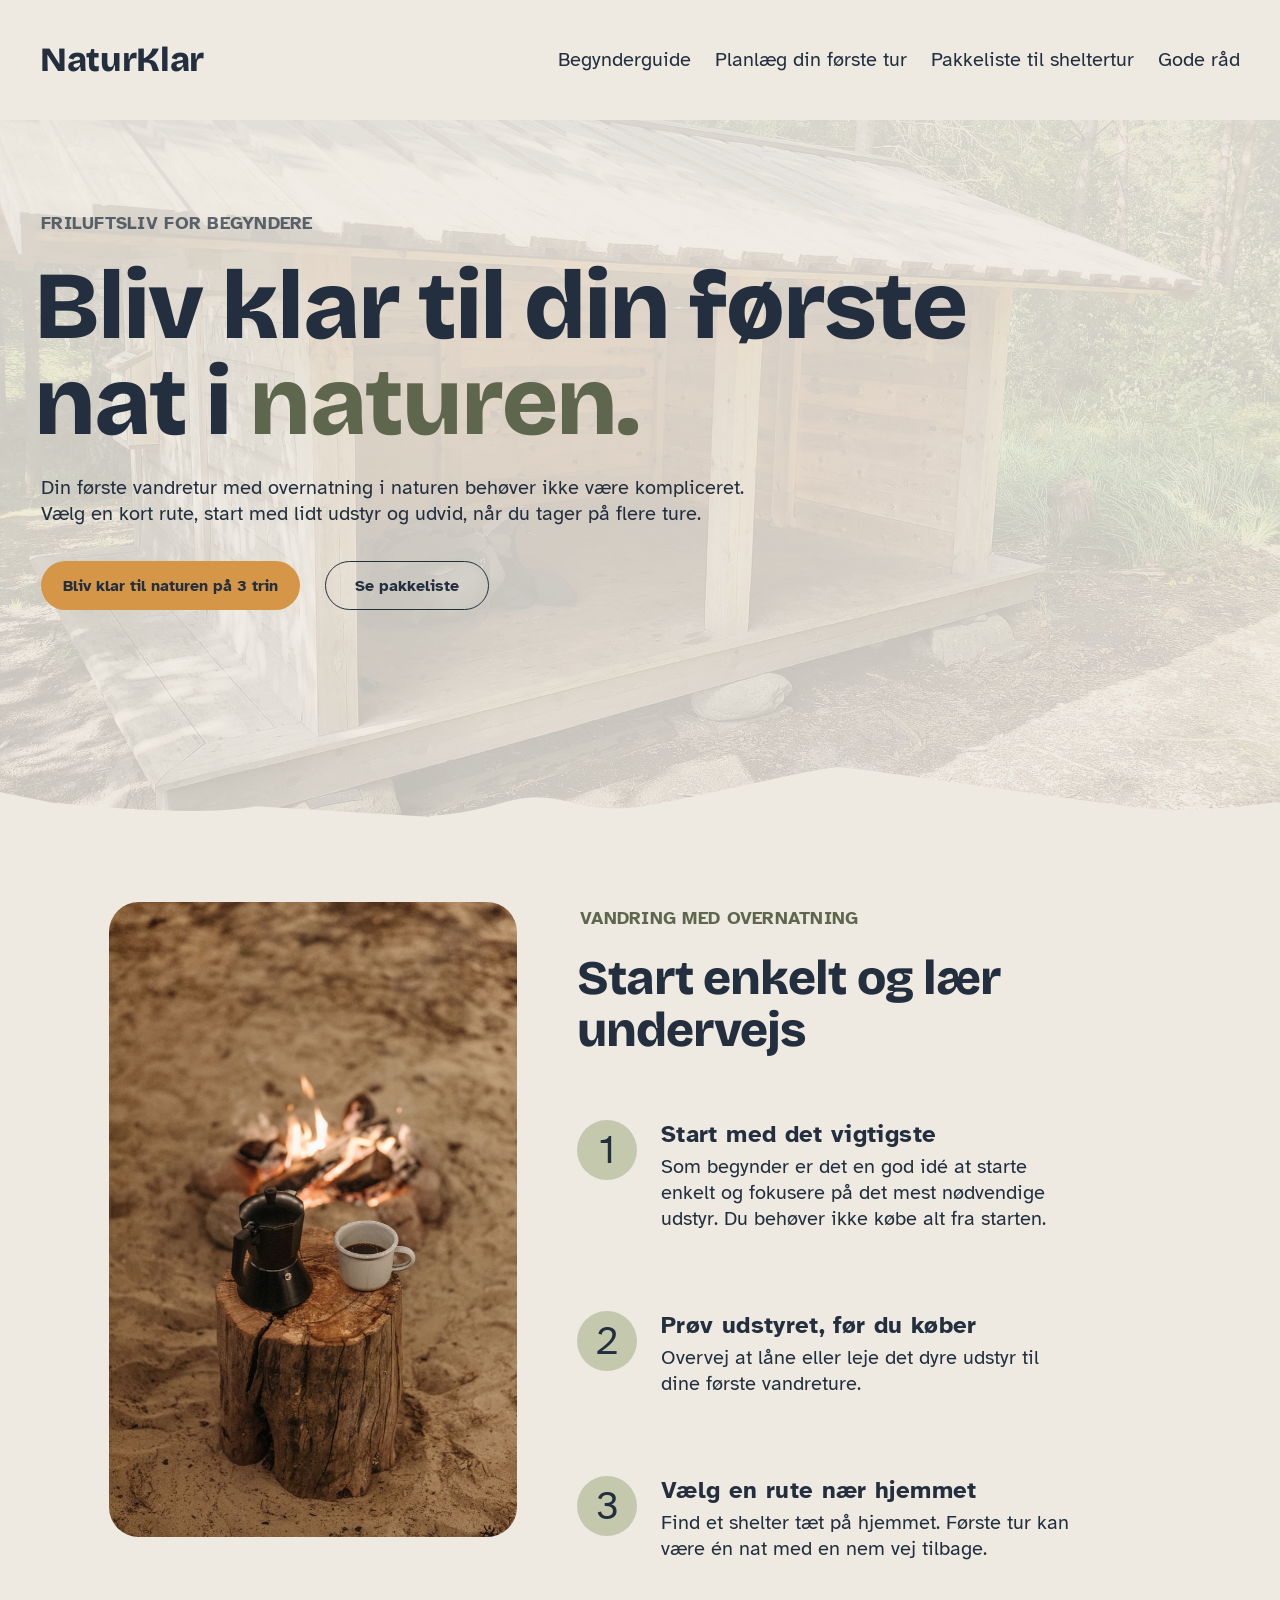
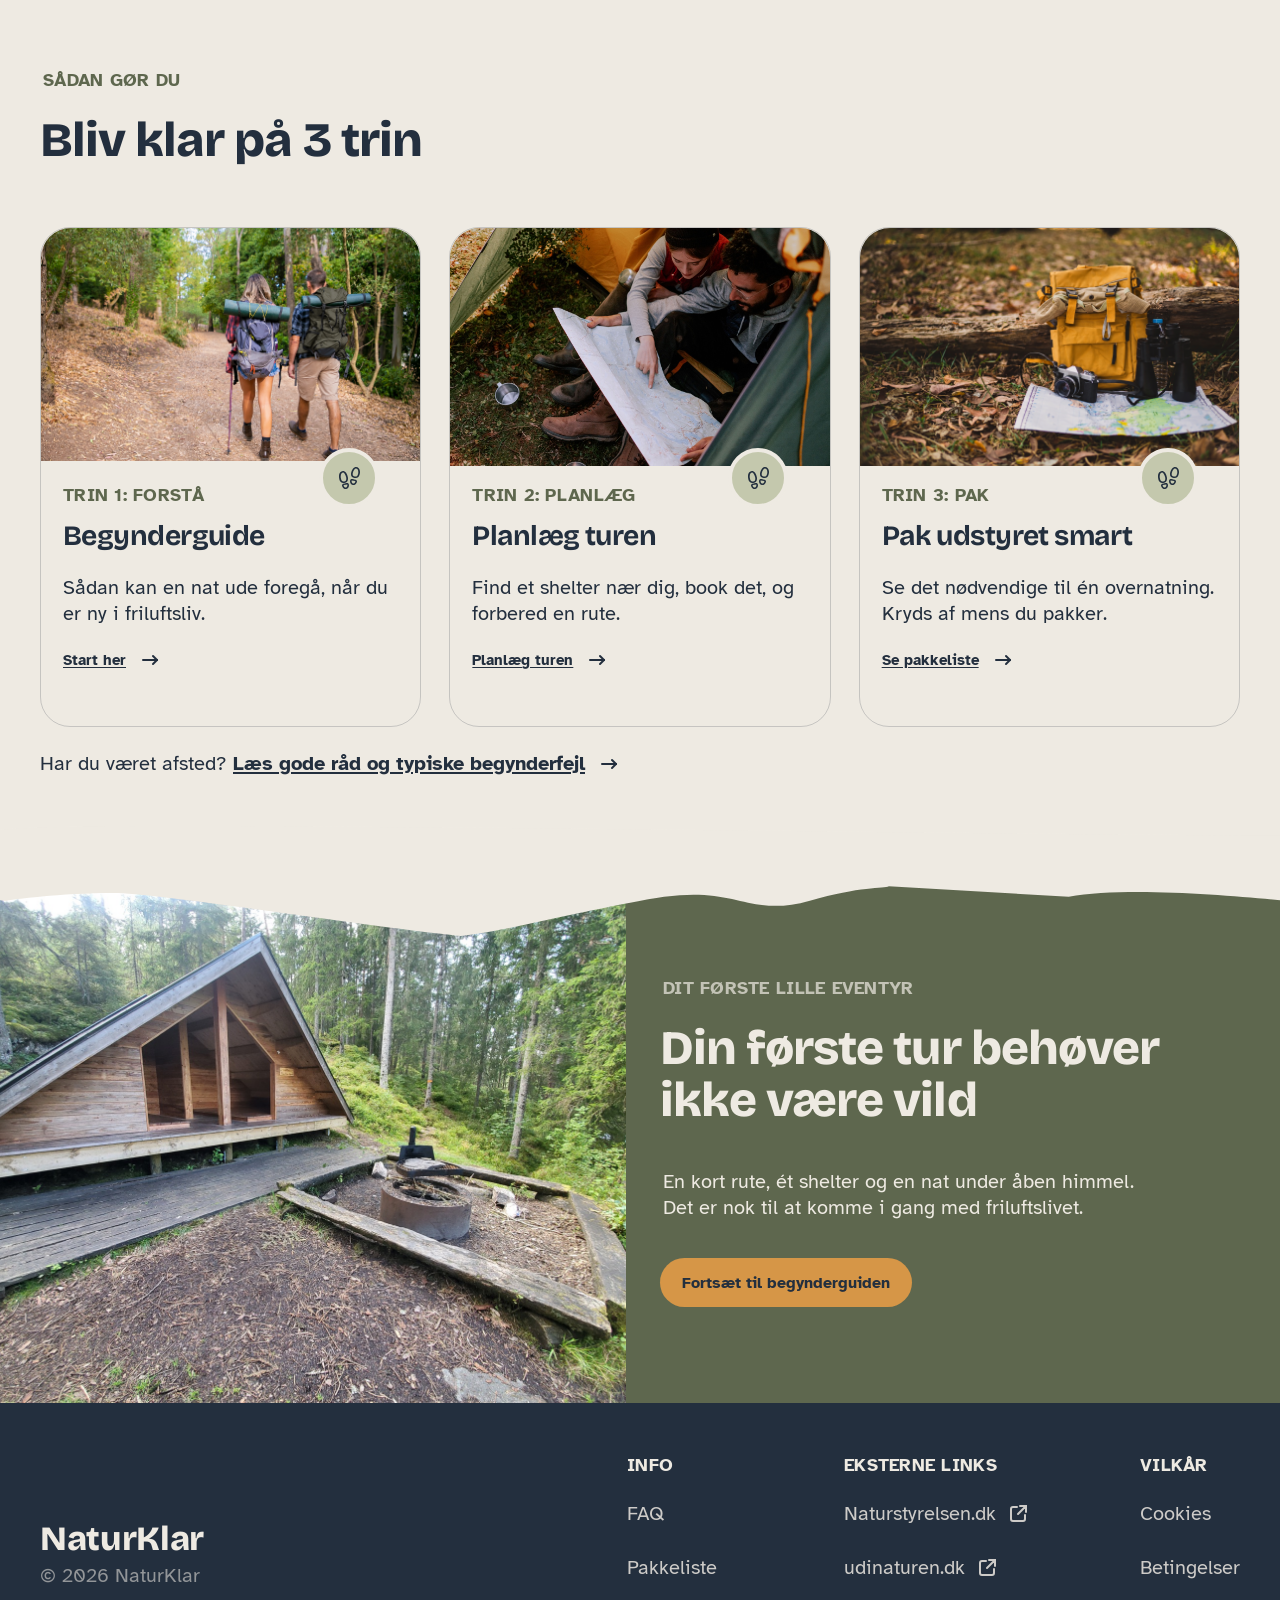
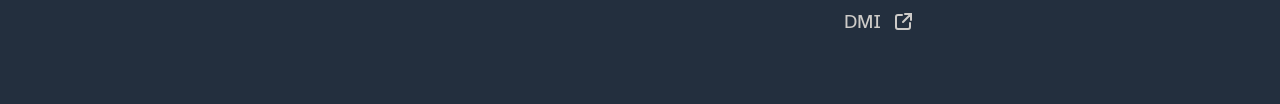
<file: index.html>
<!DOCTYPE html>
<html lang="da">
<head>
    <meta charset="UTF-8">
    <meta name="viewport" content="width=device-width, initial-scale=1">
    <meta name="description" content="Din første vandretur med overnatning i naturen behøver ikke være kompliceret. Vælg en kort rute, start med lidt udstyr og udvid, når du tager på flere ture.">
    <title>NaturKlar – Friluftsliv for begyndere</title>
    <link rel="preload" href="assets/fonts/bricolage-grotesque-variable.ttf" as="font" type="font/ttf" crossorigin>
    <link rel="preload" href="assets/fonts/atkinson-hyperlegible-regular.ttf" as="font" type="font/ttf" crossorigin>
    <link rel="stylesheet" href="css/style.css">
    <script src="js/main.js" defer></script>
</head>
<body>
    <a class="skip-link" href="#hero-heading">Spring til indhold</a>
    <div data-component="header"></div>

    <main id="indhold">
        <section class="hero" aria-labelledby="hero-heading">
            <div class="hero__background" aria-hidden="true"></div>
            <div class="container hero__content">
                <p class="eyebrow">Friluftsliv for begyndere</p>
                <h1 class="hero__heading" id="hero-heading" tabindex="-1">Bliv klar til<br class="mobile-label"> din første nat i <span class="hero__accent">naturen.</span></h1>
                <p class="hero__description">Din første vandretur med overnatning i naturen behøver ikke være kompliceret. Vælg en kort rute, start med lidt udstyr og udvid, når du tager på flere ture.</p>
                <div class="hero__actions">
                    <a class="btn btn--primary" href="begynderguide.html">Bliv klar til naturen på 3 trin</a>
                    <a class="btn btn--secondary" href="pakkeliste.html"><span class="desktop-label">Se pakkeliste</span><span class="mobile-label">Åbn pakkelisten</span></a>
                </div>
            </div>
            <div class="section-edge section-edge--hero" aria-hidden="true"></div>
        </section>

        <section class="how-it-works" aria-labelledby="intro-heading">
            <div class="container how-it-works__layout">
                <img class="how-it-works__image" src="assets/images/kaffe-ved-baalet.jpg" width="801" height="1200" alt="Kaffekande og kop ved et lille bål på en træstub." loading="lazy">
                <div class="how-it-works__content">
                    <div class="section-heading">
                        <p class="eyebrow">Vandring med overnatning</p>
                        <h2 id="intro-heading">Start enkelt og lær undervejs</h2>
                    </div>
                    <ol class="steps">
                        <li class="icon-card">
                            <span class="icon-card__number" aria-hidden="true">1</span>
                            <div class="icon-card__content">
                                <h3 class="icon-card__heading">Start med det vigtigste</h3>
                                <p>Som begynder er det en god idé at starte enkelt og fokusere på det mest nødvendige udstyr. Du behøver ikke købe alt fra starten.</p>
                            </div>
                        </li>
                        <li class="icon-card">
                            <span class="icon-card__number" aria-hidden="true">2</span>
                            <div class="icon-card__content">
                                <h3 class="icon-card__heading">Prøv udstyret, før du køber</h3>
                                <p>Overvej at låne eller leje det dyre udstyr til dine første vandreture.</p>
                            </div>
                        </li>
                        <li class="icon-card">
                            <span class="icon-card__number" aria-hidden="true">3</span>
                            <div class="icon-card__content">
                                <h3 class="icon-card__heading">Vælg en rute nær hjemmet</h3>
                                <p>Find et shelter tæt på hjemmet. Første tur kan være én nat med en nem vej tilbage.</p>
                            </div>
                        </li>
                    </ol>
                </div>
            </div>
        </section>

        <section class="guides container" aria-labelledby="guides-heading">
            <div class="section-heading">
                <p class="eyebrow">Sådan gør du</p>
                <h2 id="guides-heading">Bliv klar på 3 trin</h2>
            </div>
            <div class="guide-grid guide-grid--swipe" role="region" aria-label="Guides til din første tur" aria-describedby="guides-swipe-hint" tabindex="0">
                <article class="guide-card">
                    <div class="guide-card__image guide-card__image--walking">
                        <img src="assets/images/vandring-for-begyndere.png" width="1536" height="1024" alt="To vandrere med rygsække på en skovsti." loading="lazy">
                    </div>
                    <span class="guide-card__badge" aria-hidden="true"><img src="assets/icons/kort-cirkel.svg" width="60" height="60" alt=""><img class="guide-card__badge-icon" src="assets/icons/fodspor.svg" width="21" height="22" alt=""></span>
                    <div class="guide-card__content">
                        <div class="guide-card__heading">
                            <p class="eyebrow">Trin 1: Forstå</p>
                            <h3>Begynderguide</h3>
                        </div>
                        <p>Sådan kan en nat ude foregå, når du er ny i friluftsliv.</p>
                        <a class="text-link guide-card__link" href="begynderguide.html">Start her<img class="icon" src="assets/icons/pil-hoejre.svg" width="24" height="24" alt=""></a>
                    </div>
                </article>
                <article class="guide-card">
                    <div class="guide-card__image">
                        <img src="assets/images/planlaeg-turen.jpg" width="1400" height="933" alt="To personer undersøger et kort ved et telt." loading="lazy">
                    </div>
                    <span class="guide-card__badge" aria-hidden="true"><img src="assets/icons/kort-cirkel.svg" width="60" height="60" alt=""><img class="guide-card__badge-icon" src="assets/icons/fodspor.svg" width="21" height="22" alt=""></span>
                    <div class="guide-card__content">
                        <div class="guide-card__heading">
                            <p class="eyebrow">Trin 2: Planlæg</p>
                            <h3>Planlæg turen</h3>
                        </div>
                        <p>Find et shelter nær dig, book det, og forbered en rute.</p>
                        <a class="text-link guide-card__link" href="planlaeg-tur.html">Planlæg turen<img class="icon" src="assets/icons/pil-hoejre.svg" width="24" height="24" alt=""></a>
                    </div>
                </article>
                <article class="guide-card">
                    <div class="guide-card__image guide-card__image--packing">
                        <img src="assets/images/pak-udstyret.png" width="1536" height="1024" alt="En gul rygsæk og udstyr lagt frem på skovbunden." loading="lazy">
                    </div>
                    <span class="guide-card__badge" aria-hidden="true"><img src="assets/icons/kort-cirkel.svg" width="60" height="60" alt=""><img class="guide-card__badge-icon" src="assets/icons/fodspor.svg" width="21" height="22" alt=""></span>
                    <div class="guide-card__content">
                        <div class="guide-card__heading">
                            <p class="eyebrow">Trin 3: pak</p>
                            <h3>Pak udstyret smart</h3>
                        </div>
                        <p>Se det nødvendige til én overnatning. Kryds af mens du pakker.</p>
                        <a class="text-link guide-card__link" href="pakkeliste.html">Se pakkeliste<img class="icon" src="assets/icons/pil-hoejre.svg" width="24" height="24" alt=""></a>
                    </div>
                </article>
            </div>
            <p class="guides__advice">Har du været afsted? <a class="text-link" href="gode-raad.html">Læs gode råd og typiske begynderfejl<img class="icon" src="assets/icons/pil-hoejre.svg" width="24" height="24" alt=""></a></p>
        </section>

        <section class="first-trip" aria-labelledby="trip-heading">
            <div class="first-trip__image">
                <img src="assets/images/shelter-og-baalplads.jpg" width="1400" height="1050" alt="Et shelter og en bålplads omgivet af skov." loading="lazy">
            </div>
            <div class="first-trip__content">
                <div class="section-heading section-heading--light">
                    <p class="eyebrow">Dit første lille eventyr</p>
                    <h2 id="trip-heading">Din første tur behøver ikke være vild</h2>
                </div>
                <p class="first-trip__description">En kort rute, ét shelter og en nat under åben himmel. Det er nok til at komme i gang med friluftslivet.</p>
                <a class="btn btn--primary btn--on-olive" href="begynderguide.html">Fortsæt til begynderguiden</a>
            </div>
            <div class="section-edge section-edge--cta" aria-hidden="true"></div>
        </section>
    </main>

    <div data-component="footer"></div>
    <noscript><p class="container">Aktivér JavaScript for at indlæse fælles navigation og footer.</p></noscript>
</body>
</html>
</file>
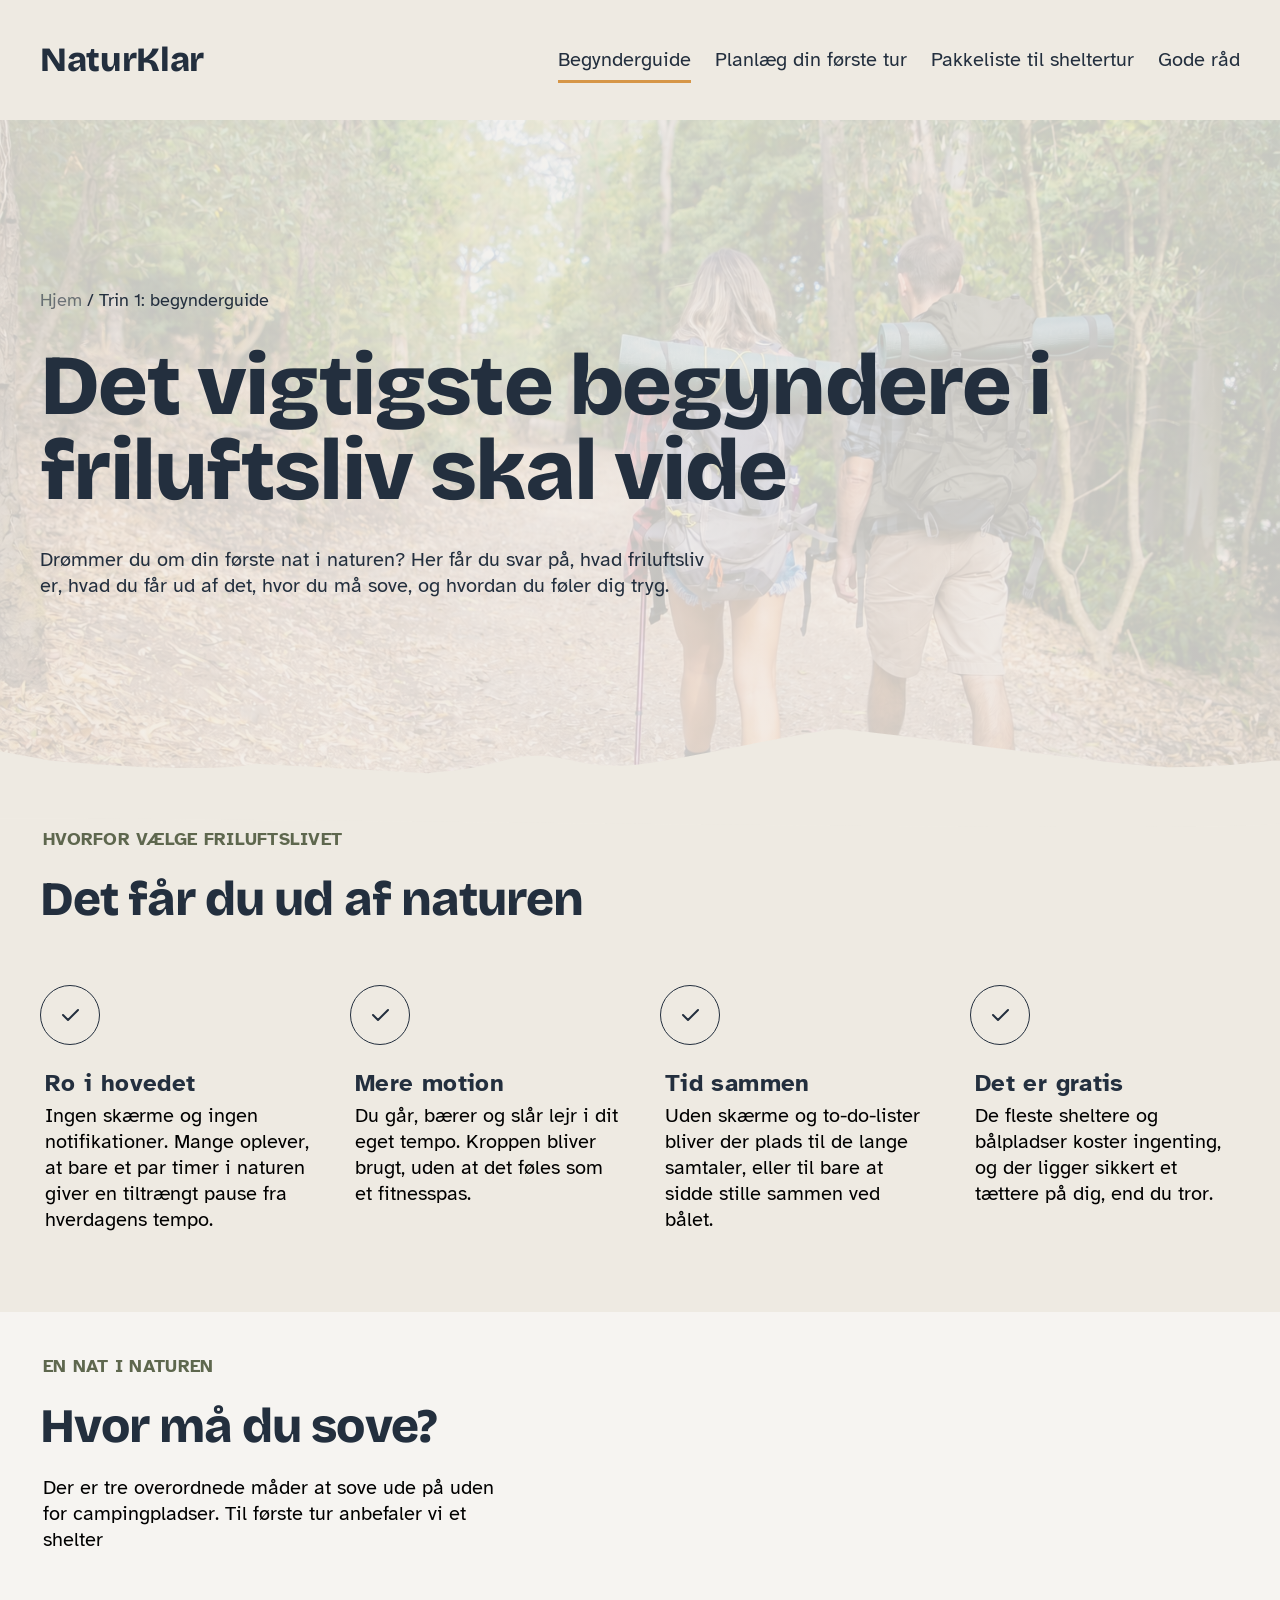
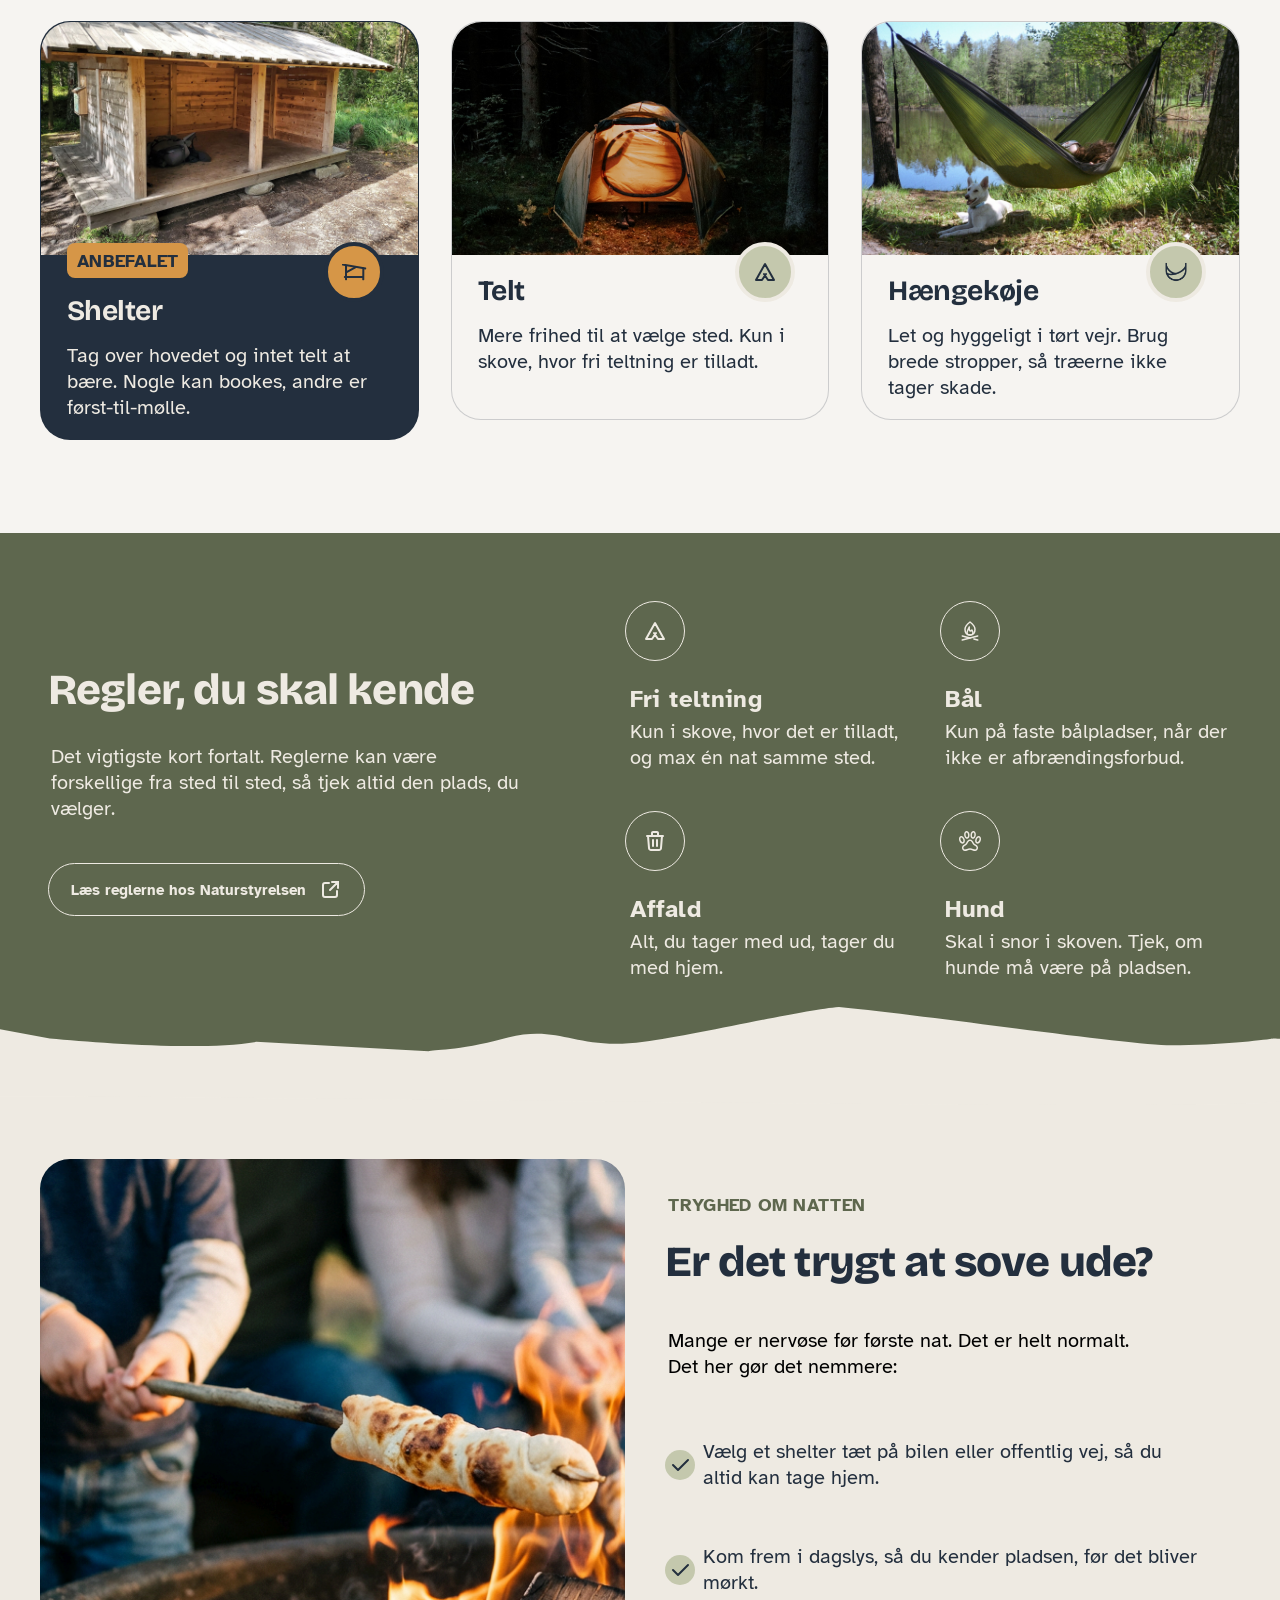
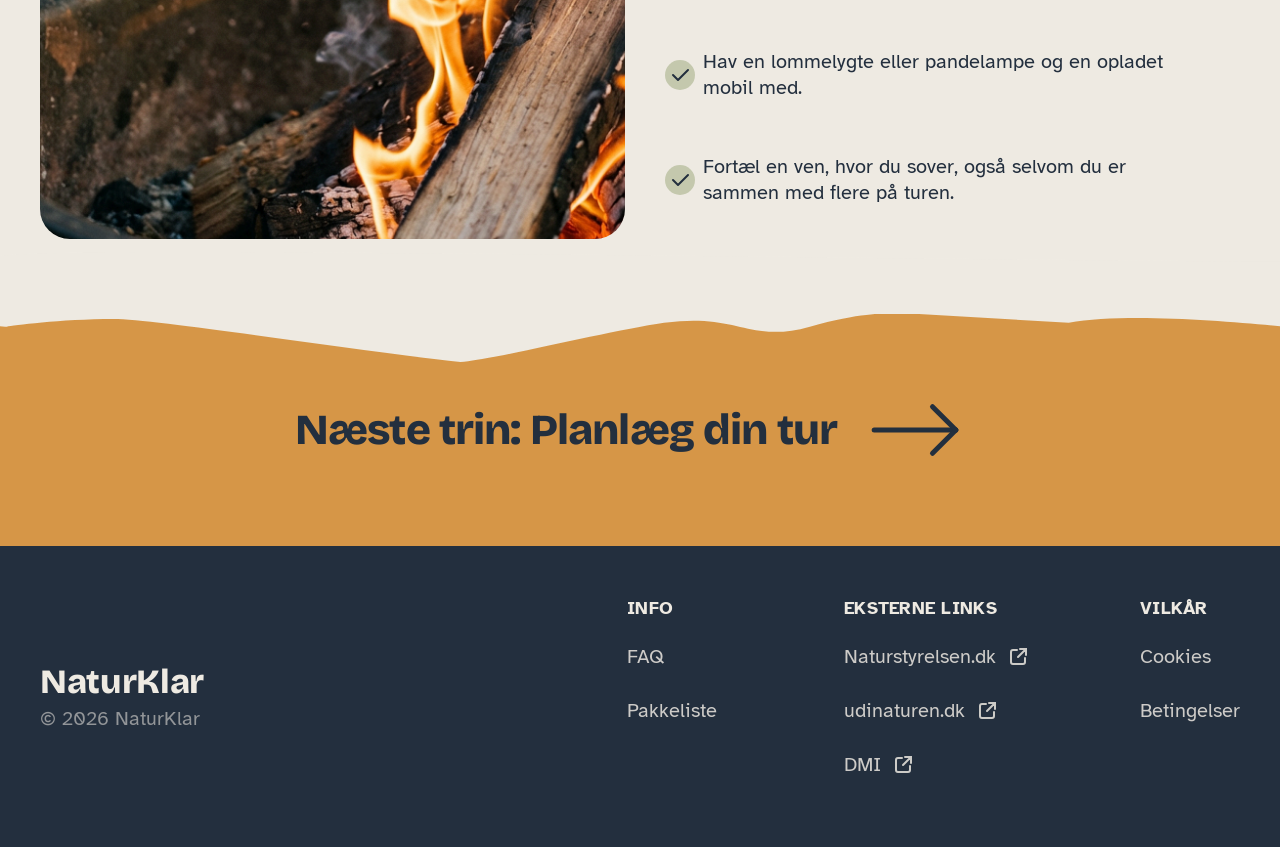
<file: begynderguide.html>
<!DOCTYPE html>
<html lang="da">
<head>
    <meta charset="UTF-8">
    <meta name="viewport" content="width=device-width, initial-scale=1">
    <meta name="description" content="Drømmer du om din første nat i naturen? Her får du svar på, hvad friluftsliv er, hvad du får ud af det, hvor du må sove, og hvordan du føler dig tryg.">
    <title>Begynderguide – NaturKlar</title>
    <link rel="preload" href="assets/fonts/bricolage-grotesque-variable.ttf" as="font" type="font/ttf" crossorigin>
    <link rel="preload" href="assets/fonts/atkinson-hyperlegible-regular.ttf" as="font" type="font/ttf" crossorigin>
    <link rel="stylesheet" href="css/style.css">
    <script src="js/main.js" defer></script>
</head>
<body class="page-beginner">
    <a class="skip-link" href="#hero-heading">Spring til indhold</a>
    <div data-component="header"></div>

    <main id="indhold">
        <section class="beginner-hero" aria-labelledby="hero-heading">
            <div class="beginner-hero__background" aria-hidden="true"></div>
            <div class="container beginner-hero__content">
                <nav class="eyebrow breadcrumb" aria-label="Brødkrummesti">
                    <a href="index.html">Hjem</a><span aria-hidden="true"> / </span><span aria-current="page">Trin 1: begynderguide</span>
                </nav>
                <!-- display:none skjuler den inaktive tekst også for skærmlæsere. -->
                <h1 id="hero-heading" tabindex="-1"><span class="desktop-label">Det vigtigste begyndere i friluftsliv skal vide</span><span class="mobile-label">En nat i naturen for begyndere</span></h1>
                <p>Drømmer du om din første nat i naturen? Her får du svar på, hvad friluftsliv er, hvad du får ud af det, hvor du må sove, og hvordan du føler dig tryg.</p>
            </div>
            <div class="section-edge beginner-hero__edge" aria-hidden="true"></div>
        </section>

        <section class="beginner-benefits" aria-labelledby="benefits-heading">
            <div class="container">
                <div class="section-heading">
                    <p class="eyebrow">Hvorfor vælge friluftslivet</p>
                    <h2 id="benefits-heading">Det får du ud af naturen</h2>
                </div>
                <ul class="beginner-benefits__grid">
                    <li class="icon-card icon-card--outlined">
                        <span class="icon-card__icon" aria-hidden="true"><img src="assets/icons/flueben.svg" width="24" height="24" alt=""></span>
                        <div class="icon-card__content">
                            <h3 class="icon-card__heading">Ro i hovedet</h3>
                            <p>Ingen skærme og ingen notifikationer. Mange oplever, at bare et par timer i naturen giver en tiltrængt pause fra hverdagens tempo.</p>
                        </div>
                    </li>
                    <li class="icon-card icon-card--outlined">
                        <span class="icon-card__icon" aria-hidden="true"><img src="assets/icons/flueben.svg" width="24" height="24" alt=""></span>
                        <div class="icon-card__content">
                            <h3 class="icon-card__heading">Mere motion</h3>
                            <p>Du går, bærer og slår lejr i dit eget tempo. Kroppen bliver brugt, uden at det føles som et fitnesspas.</p>
                        </div>
                    </li>
                    <li class="icon-card icon-card--outlined">
                        <span class="icon-card__icon" aria-hidden="true"><img src="assets/icons/flueben.svg" width="24" height="24" alt=""></span>
                        <div class="icon-card__content">
                            <h3 class="icon-card__heading">Tid sammen</h3>
                            <p>Uden skærme og to-do-lister bliver der plads til de lange samtaler, eller til bare at sidde stille sammen ved bålet.</p>
                        </div>
                    </li>
                    <li class="icon-card icon-card--outlined">
                        <span class="icon-card__icon" aria-hidden="true"><img src="assets/icons/flueben.svg" width="24" height="24" alt=""></span>
                        <div class="icon-card__content">
                            <h3 class="icon-card__heading">Det er gratis</h3>
                            <p>De fleste sheltere og bålpladser koster ingenting, og der ligger sikkert et tættere på dig, end du tror.</p>
                        </div>
                    </li>
                </ul>
            </div>
        </section>

        <section class="sleep-options" aria-labelledby="sleep-heading">
            <div class="container">
                <div class="sleep-options__intro">
                    <div class="section-heading">
                        <p class="eyebrow desktop-label">En nat i naturen</p>
                        <h2 id="sleep-heading">Hvor må du sove?</h2>
                    </div>
                    <p><span class="desktop-label">Der er tre overordnede måder at sove ude på uden for campingpladser. Til første tur anbefaler vi et shelter</span><span class="mobile-label">Der er tre overordnede måder at sove i naturen. Til første tur anbefaler vi et shelter</span></p>
                </div>
                <div class="guide-grid sleep-options__grid guide-grid--swipe" role="region" aria-label="Muligheder for overnatning" aria-describedby="sleep-swipe-hint" tabindex="0">
                    <a class="guide-card sleep-card sleep-card--recommended" href="https://udinaturen.dk/" aria-label="Shelter – Udinaturen">
                        <div class="guide-card__image sleep-card__image sleep-card__image--shelter">
                            <img src="assets/images/shelter-begynderguide.png" width="1600" height="1200" alt="Et åbent træshelter med tag og soveplads i skoven." loading="lazy">
                        </div>
                        <span class="sleep-card__recommendation">Anbefalet</span>
                        <span class="guide-card__badge sleep-card__badge" aria-hidden="true">
                            <picture><source media="(max-width: 700px)" srcset="assets/icons/kort-cirkel-anbefalet-mobil.svg"><img src="assets/icons/kort-cirkel-anbefalet.svg" width="60" height="60" alt=""></picture>
                            <img class="guide-card__badge-icon sleep-card__symbol" src="assets/icons/shelter.svg" width="25" height="17" alt="">
                        </span>
                        <div class="guide-card__content sleep-card__content">
                            <div class="guide-card__heading">
                                <h3 id="shelter-heading">Shelter</h3>
                                <p>Tag over hovedet og intet telt at bære. Nogle kan bookes, andre er først-til-mølle.</p>
                            </div>
                        </div>
                    </a>
                    <div class="sleep-options__pair">
                        <article class="guide-card sleep-card" aria-labelledby="tent-heading">
                            <div class="guide-card__image sleep-card__image sleep-card__image--tent">
                                <img src="assets/images/telt-i-skoven.png" width="4075" height="2660" alt="Et oplyst telt mellem træerne i en mørk skov." loading="lazy">
                            </div>
                            <span class="guide-card__badge sleep-card__badge" aria-hidden="true">
                                <picture><source media="(max-width: 700px)" srcset="assets/icons/kort-cirkel-mobil.svg"><img src="assets/icons/kort-cirkel.svg" width="60" height="60" alt=""></picture>
                                <img class="guide-card__badge-icon sleep-card__symbol" src="assets/icons/telt.svg" width="24" height="24" alt="">
                            </span>
                            <div class="guide-card__content sleep-card__content">
                                <div class="guide-card__heading">
                                    <h3 id="tent-heading">Telt</h3>
                                    <p>Mere frihed til at vælge sted. Kun i skove, hvor fri teltning er tilladt.</p>
                                </div>
                            </div>
                        </article>
                        <article class="guide-card sleep-card" aria-labelledby="hammock-heading">
                            <div class="guide-card__image sleep-card__image sleep-card__image--hammock">
                                <img src="assets/images/haengekoeje-i-skoven.png" width="3746" height="1998" alt="En hængekøje spændt op mellem træer ved en sø." loading="lazy">
                            </div>
                            <span class="guide-card__badge sleep-card__badge" aria-hidden="true">
                                <picture><source media="(max-width: 700px)" srcset="assets/icons/kort-cirkel-mobil.svg"><img src="assets/icons/kort-cirkel.svg" width="60" height="60" alt=""></picture>
                                <img class="guide-card__badge-icon sleep-card__symbol" src="assets/icons/haengekoeje.png" width="26" height="26" alt="">
                            </span>
                            <div class="guide-card__content sleep-card__content">
                                <div class="guide-card__heading">
                                    <h3 id="hammock-heading">Hængekøje</h3>
                                    <p>Let og hyggeligt i tørt vejr. Brug brede stropper, så træerne ikke tager skade.</p>
                                </div>
                            </div>
                        </article>
                    </div>
                </div>
            </div>
        </section>

        <section class="beginner-rules" aria-labelledby="rules-heading">
            <div class="container beginner-rules__layout">
                <div class="beginner-rules__intro">
                    <div class="section-heading section-heading--light">
                        <p class="eyebrow mobile-label">Dit første lille eventyr</p>
                        <h2 id="rules-heading">Regler, du skal kende</h2>
                    </div>
                    <p>Det vigtigste kort fortalt. Reglerne kan være forskellige fra sted til sted, så tjek altid den plads, du vælger.</p>
                    <!-- Figma har ingen URL; destinationen er verificeret hos Naturstyrelsen. -->
                    <a class="btn btn--secondary btn--on-olive text-link beginner-rules__link" href="https://naturstyrelsen.dk/regler-og-tilladelser">Læs reglerne hos Naturstyrelsen<img class="icon" src="assets/icons/eksternt-link-regler.svg" width="24" height="24" alt=""></a>
                </div>
                <ul class="beginner-rules__grid">
                    <li class="icon-card icon-card--outlined icon-card--light">
                        <span class="icon-card__icon" aria-hidden="true"><img src="assets/icons/telt-lys.svg" width="24" height="24" alt=""></span>
                        <div class="icon-card__content">
                            <h3 class="icon-card__heading">Fri teltning</h3>
                            <p>Kun i skove, hvor det er tilladt, og max én nat samme sted.</p>
                        </div>
                    </li>
                    <li class="icon-card icon-card--outlined icon-card--light">
                        <span class="icon-card__icon" aria-hidden="true"><img src="assets/icons/baal-lys.svg" width="24" height="24" alt=""></span>
                        <div class="icon-card__content">
                            <h3 class="icon-card__heading">Bål</h3>
                            <p>Kun på faste bålpladser, når der ikke er afbrændingsforbud.</p>
                        </div>
                    </li>
                    <li class="icon-card icon-card--outlined icon-card--light">
                        <span class="icon-card__icon" aria-hidden="true"><img src="assets/icons/affald-lys.svg" width="24" height="24" alt=""></span>
                        <div class="icon-card__content">
                            <h3 class="icon-card__heading">Affald</h3>
                            <p>Alt, du tager med ud, tager du med hjem.</p>
                        </div>
                    </li>
                    <li class="icon-card icon-card--outlined icon-card--light">
                        <span class="icon-card__icon" aria-hidden="true"><img src="assets/icons/pote-lys.svg" width="22" height="20" alt=""></span>
                        <div class="icon-card__content">
                            <h3 class="icon-card__heading">Hund</h3>
                            <p>Skal i snor i skoven. Tjek, om hunde må være på pladsen.</p>
                        </div>
                    </li>
                </ul>
            </div>
            <div class="section-edge beginner-rules__edge beginner-rules__edge--bottom" aria-hidden="true"></div>
        </section>

        <section class="beginner-safety" aria-labelledby="safety-heading">
            <div class="container beginner-safety__layout">
                <div class="beginner-safety__image">
                    <img src="assets/images/snobroed-ved-baalet.png" width="1434" height="1920" alt="En familie bager snobrød over et bål." loading="lazy">
                </div>
                <div class="beginner-safety__content">
                    <div class="beginner-safety__intro">
                        <div class="section-heading">
                            <p class="eyebrow">Tryghed om natten</p>
                            <h2 id="safety-heading">Er det trygt at sove ude?</h2>
                        </div>
                        <p>Mange er nervøse før første nat. Det er helt normalt. Det her gør det nemmere:</p>
                    </div>
                    <ul class="beginner-safety__list">
                        <li><span class="beginner-safety__check" aria-hidden="true"><img src="assets/icons/flueben.svg" width="24" height="24" alt=""></span><p>Vælg et shelter tæt på bilen eller offentlig vej, så du altid kan tage hjem.</p></li>
                        <li><span class="beginner-safety__check" aria-hidden="true"><img src="assets/icons/flueben.svg" width="24" height="24" alt=""></span><p>Kom frem i dagslys, så du kender pladsen, før det bliver mørkt.</p></li>
                        <li><span class="beginner-safety__check" aria-hidden="true"><img src="assets/icons/flueben.svg" width="24" height="24" alt=""></span><p>Hav en lommelygte eller pandelampe og en opladet mobil med.</p></li>
                        <li><span class="beginner-safety__check" aria-hidden="true"><img src="assets/icons/flueben.svg" width="24" height="24" alt=""></span><p>Fortæl en ven, hvor du sover, også selvom du er sammen med flere på turen.</p></li>
                    </ul>
                </div>
            </div>
        </section>

        <section class="next-step next-step--beginner" aria-labelledby="next-step-heading">
            <a class="next-step__link" href="planlaeg-tur.html">
                <div class="container next-step__content">
                    <h2 id="next-step-heading">Næste trin:<br class="mobile-label"> Planlæg din tur</h2>
                    <span class="next-step__arrow" aria-hidden="true"></span>
                </div>
                <div class="section-edge next-step__edge" aria-hidden="true"></div>
            </a>
        </section>
    </main>

    <div data-component="footer"></div>
    <noscript><p class="container">Aktivér JavaScript for at indlæse fælles navigation og footer.</p></noscript>
</body>
</html>
</file>
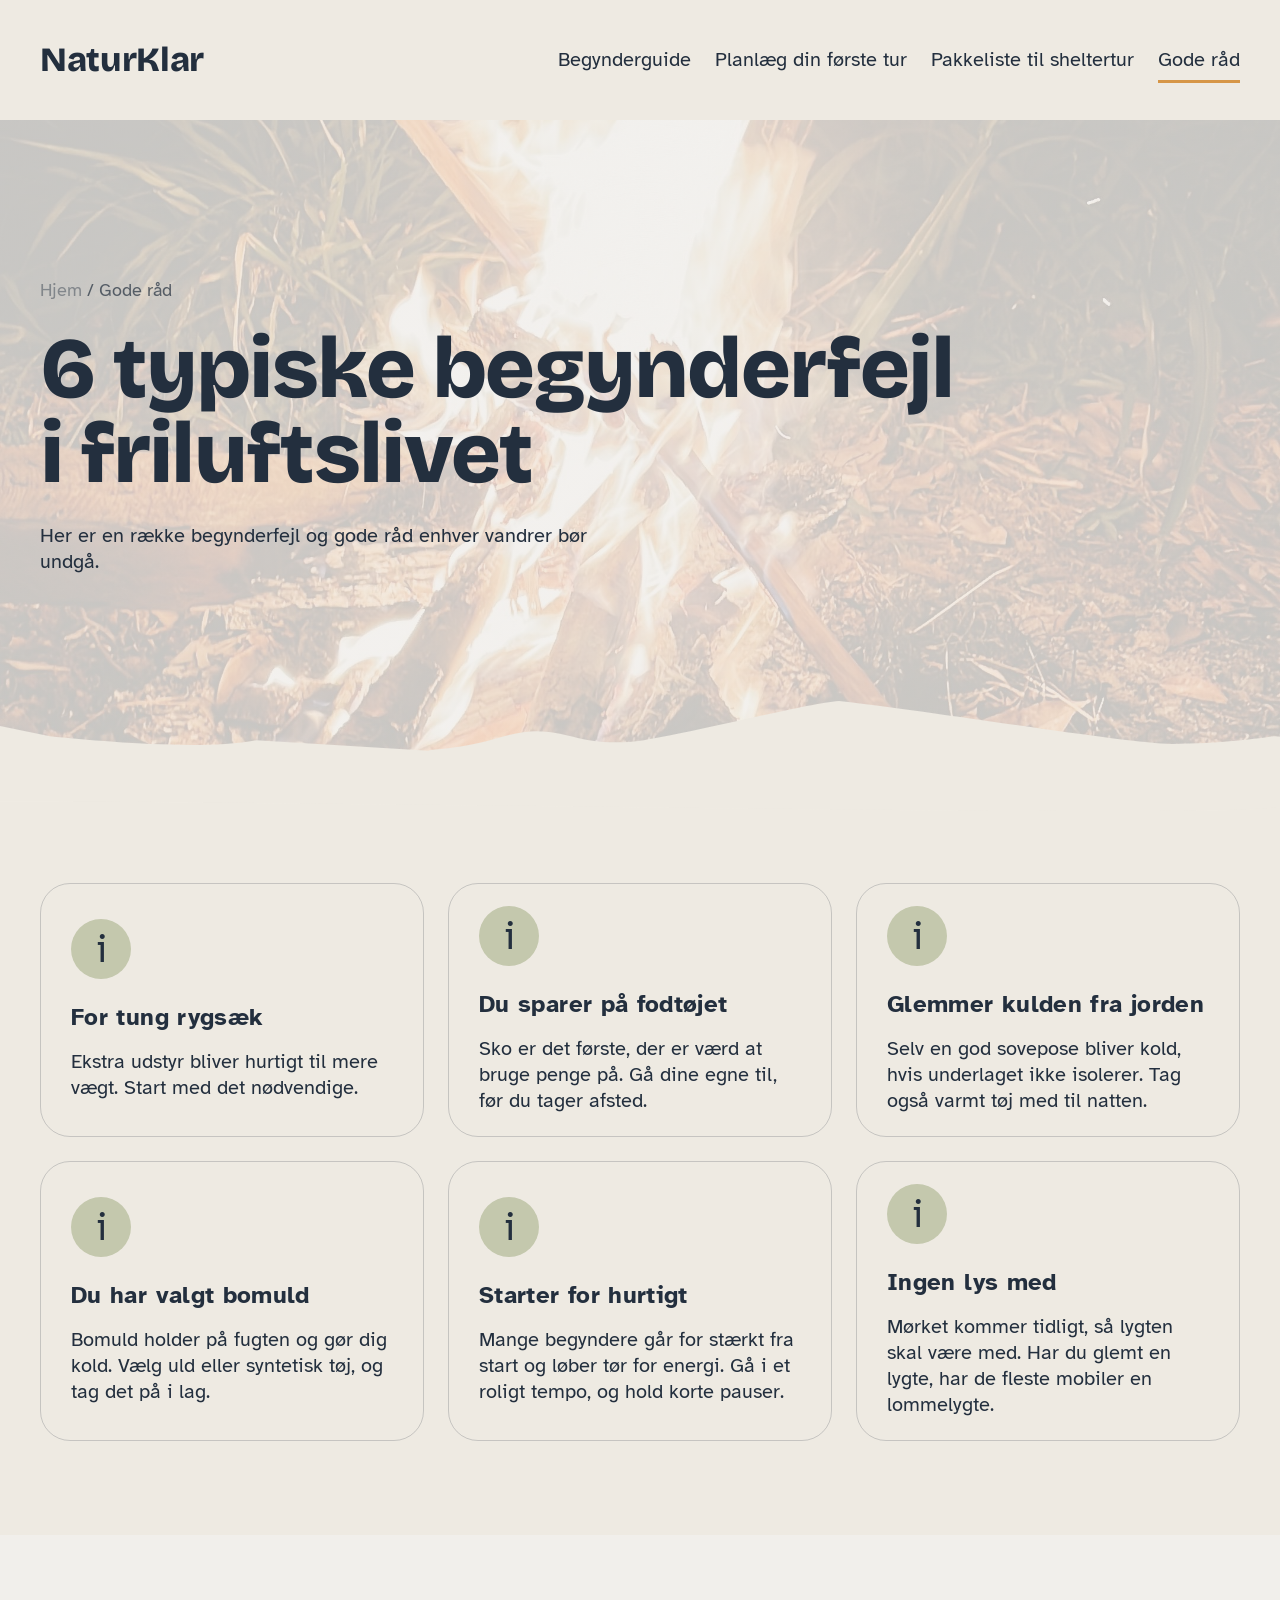
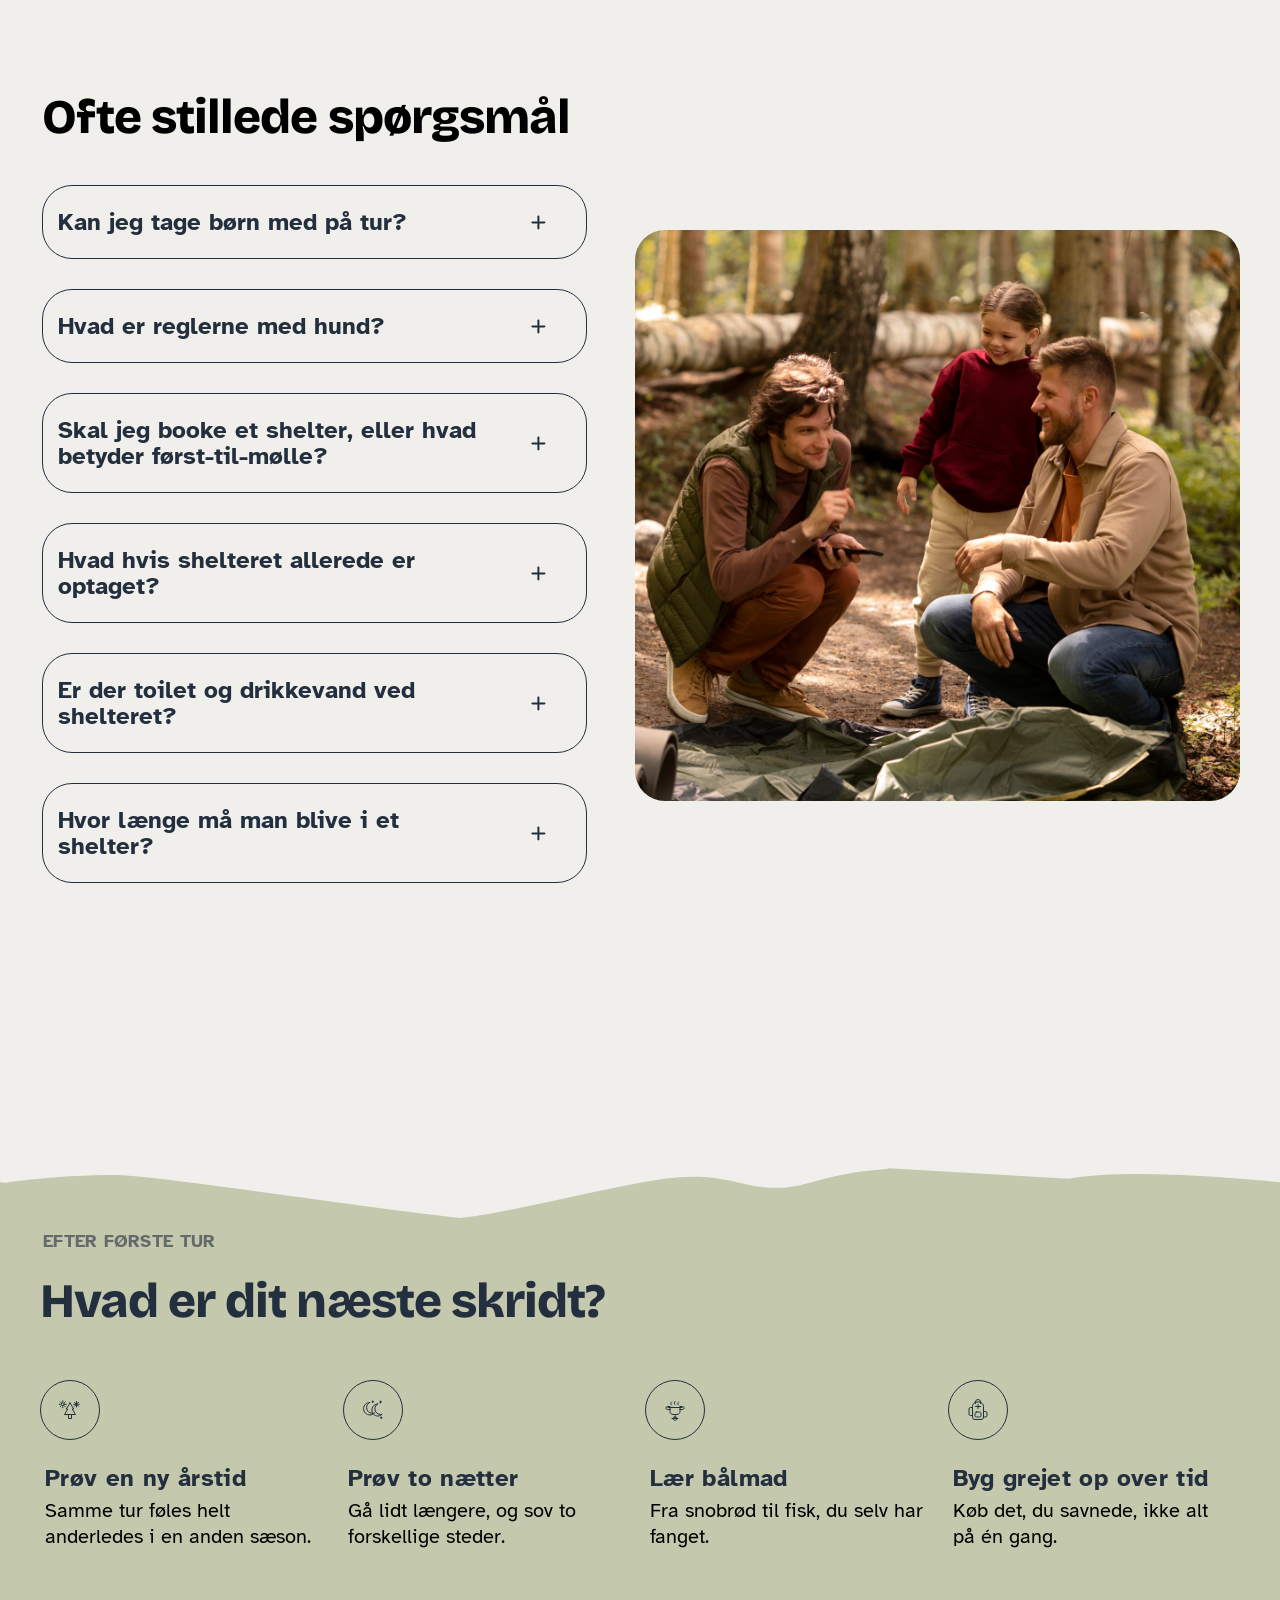
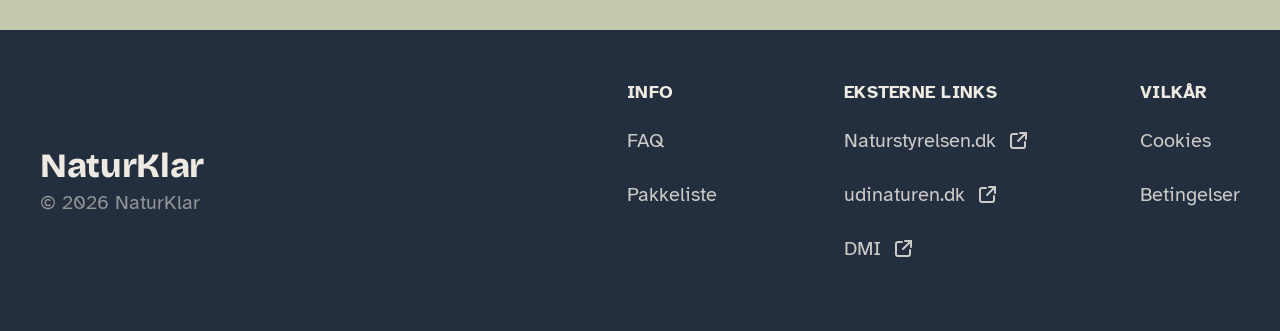
<file: gode-raad.html>
<!DOCTYPE html>
<html lang="da">
<head>
    <meta charset="UTF-8">
    <meta name="viewport" content="width=device-width, initial-scale=1">
    <meta name="description" content="Her er en række begynderfejl og gode råd enhver vandrer bør undgå.">
    <title>Gode råd – NaturKlar</title>
    <link rel="preload" href="assets/fonts/bricolage-grotesque-variable.ttf" as="font" type="font/ttf" crossorigin>
    <link rel="preload" href="assets/fonts/atkinson-hyperlegible-regular.ttf" as="font" type="font/ttf" crossorigin>
    <link rel="stylesheet" href="css/style.css">
    <script src="js/main.js" defer></script>
</head>
<body class="page-advice">
    <a class="skip-link" href="#hero-heading">Spring til indhold</a>
    <div data-component="header"></div>

    <main id="indhold">
        <section class="hero advice-hero" aria-labelledby="hero-heading">
            <div class="hero__background" aria-hidden="true"></div>
            <div class="container hero__content">
                <nav class="eyebrow breadcrumb" aria-label="Brødkrummesti">
                    <a href="index.html">Hjem</a><span aria-hidden="true"> / </span><span aria-current="page">Gode råd</span>
                </nav>
                <h1 class="hero__heading" id="hero-heading" tabindex="-1">6 typiske begynderfejl<br>i friluftslivet</h1>
                <p class="hero__description">Her er en række begynderfejl og gode råd enhver vandrer bør undgå.</p>
            </div>
            <div class="section-edge advice-hero__edge" aria-hidden="true"></div>
        </section>

        <section class="advice-mistakes" aria-label="Seks typiske begynderfejl">
            <div class="container advice-grid" role="region" aria-label="Kort med begynderfejl" tabindex="0">
                <article class="icon-card icon-card--outlined advice-card">
                    <span class="icon-card__number" aria-hidden="true">i</span>
                    <div class="icon-card__content">
                        <h2 class="icon-card__heading">For tung rygsæk</h2>
                        <p>Ekstra udstyr bliver hurtigt til mere vægt. Start med det nødvendige.</p>
                    </div>
                </article>
                <article class="icon-card icon-card--outlined advice-card">
                    <span class="icon-card__number" aria-hidden="true">i</span>
                    <div class="icon-card__content">
                        <h2 class="icon-card__heading">Du sparer på fodtøjet</h2>
                        <!-- Desktopteksten bruges også på mobil; mobil-Figma har en tekst om soveposer her. -->
                        <p>Sko er det første, der er værd at bruge penge på. Gå dine egne til, før du tager afsted.</p>
                    </div>
                </article>
                <article class="icon-card icon-card--outlined advice-card">
                    <span class="icon-card__number" aria-hidden="true">i</span>
                    <div class="icon-card__content">
                        <h2 class="icon-card__heading">Glemmer kulden fra jorden</h2>
                        <p>Selv en god sovepose bliver kold, hvis underlaget ikke isolerer. Tag også varmt tøj med til natten.</p>
                    </div>
                </article>
                <article class="icon-card icon-card--outlined advice-card">
                    <span class="icon-card__number" aria-hidden="true">i</span>
                    <div class="icon-card__content">
                        <h2 class="icon-card__heading">Du har valgt bomuld</h2>
                        <p>Bomuld holder på fugten og gør dig kold. Vælg uld eller syntetisk tøj, og tag det på i lag.</p>
                    </div>
                </article>
                <article class="icon-card icon-card--outlined advice-card">
                    <span class="icon-card__number" aria-hidden="true">i</span>
                    <div class="icon-card__content">
                        <h2 class="icon-card__heading">Starter for hurtigt</h2>
                        <p>Mange begyndere går for stærkt fra start og løber tør for energi. Gå i et roligt tempo, og hold korte pauser.</p>
                    </div>
                </article>
                <article class="icon-card icon-card--outlined advice-card">
                    <span class="icon-card__number" aria-hidden="true">i</span>
                    <div class="icon-card__content">
                        <h2 class="icon-card__heading">Ingen lys med</h2>
                        <p>Mørket kommer tidligt, så lygten skal være med. Har du glemt en lygte, har de fleste mobiler en lommelygte.</p>
                    </div>
                </article>
            </div>
        </section>

        <section class="advice-faq" id="faq" aria-labelledby="faq-heading">
            <div class="container advice-faq__layout">
                <div class="section-heading advice-faq__heading">
                    <h2 id="faq-heading">Ofte stillede spørgsmål</h2>
                </div>
                <div class="advice-faq__image">
                    <img src="assets/images/faellesskab-i-skoven.jpg" width="2731" height="4096" alt="Tre personer holder pause sammen i skoven." loading="lazy">
                </div>
                <!-- Svarene er hentet fra Text-egenskaberne på de seks FAQ-instanser i Figma. -->
                <div class="faq-list">
                    <details class="packing-accordion faq-item">
                        <summary class="packing-accordion__trigger faq-item__trigger">
                            <h3>Kan jeg tage børn med på tur?</h3>
                            <span class="packing-accordion__icon" aria-hidden="true">
                                <img class="packing-accordion__plus" src="assets/icons/faq-plus.svg" width="24" height="24" alt="">
                                <img class="packing-accordion__minus" src="assets/icons/faq-minus.svg" width="24" height="24" alt="">
                            </span>
                        </summary>
                        <div class="packing-accordion__panel faq-item__panel">
                            <p>Ja. Der er ingen fast minimumsalder, men til den første sheltertur er børn fra ca. 4–5 år ofte et godt udgangspunkt. Vælg en kort tur, mildt vejr og et shelter tæt på parkering og toilet.</p>
                        </div>
                    </details>
                    <details class="packing-accordion faq-item">
                        <summary class="packing-accordion__trigger faq-item__trigger">
                            <h3>Hvad er reglerne med hund?</h3>
                            <span class="packing-accordion__icon" aria-hidden="true">
                                <img class="packing-accordion__plus" src="assets/icons/faq-plus.svg" width="24" height="24" alt="">
                                <img class="packing-accordion__minus" src="assets/icons/faq-minus.svg" width="24" height="24" alt="">
                            </span>
                        </summary>
                        <div class="packing-accordion__panel faq-item__panel">
                            <p>Du må gerne tage din hund med, men den skal være i snor i skoven.</p>
                        </div>
                    </details>
                    <details class="packing-accordion faq-item">
                        <summary class="packing-accordion__trigger faq-item__trigger">
                            <h3>Skal jeg booke et shelter, eller hvad betyder først-til-mølle?</h3>
                            <span class="packing-accordion__icon" aria-hidden="true">
                                <img class="packing-accordion__plus" src="assets/icons/faq-plus.svg" width="24" height="24" alt="">
                                <img class="packing-accordion__minus" src="assets/icons/faq-minus.svg" width="24" height="24" alt="">
                            </span>
                        </summary>
                        <div class="packing-accordion__panel faq-item__panel">
                            <p>Det afhænger af shelteret. Nogle shelters kan bookes på forhånd, mens andre fungerer efter først-til-mølle-princippet. Tjek altid den enkelte shelterplads, inden du tager afsted.</p>
                            <p>På Naturstyrelsens bookbare shelters giver en booking fortrinsret til selve shelteret – ikke til hele området.</p>
                        </div>
                    </details>
                    <details class="packing-accordion faq-item">
                        <summary class="packing-accordion__trigger faq-item__trigger">
                            <h3>Hvad hvis shelteret allerede er optaget?</h3>
                            <span class="packing-accordion__icon" aria-hidden="true">
                                <img class="packing-accordion__plus" src="assets/icons/faq-plus.svg" width="24" height="24" alt="">
                                <img class="packing-accordion__minus" src="assets/icons/faq-minus.svg" width="24" height="24" alt="">
                            </span>
                        </summary>
                        <div class="packing-accordion__panel faq-item__panel">
                            <p>Ved et først-til-mølle-shelter kan andre have taget pladsen før dig. Hav derfor gerne en alternativ shelterplads i nærheden, som en plan B.</p>
                            <p>På mange af Naturstyrelsens primitive overnatningspladser må du også slå dit eget telt op ved siden af, hvis shelteret er fyldt.</p>
                        </div>
                    </details>
                    <details class="packing-accordion faq-item">
                        <summary class="packing-accordion__trigger faq-item__trigger">
                            <h3>Er der toilet og drikkevand ved shelteret?</h3>
                            <span class="packing-accordion__icon" aria-hidden="true">
                                <img class="packing-accordion__plus" src="assets/icons/faq-plus.svg" width="24" height="24" alt="">
                                <img class="packing-accordion__minus" src="assets/icons/faq-minus.svg" width="24" height="24" alt="">
                            </span>
                        </summary>
                        <div class="packing-accordion__panel faq-item__panel">
                            <p>Ikke nødvendigvis. Nogle shelterpladser har både toilet og drikkevand, mens andre ikke har nogen af delene.</p>
                            <p>Tjek faciliteterne på den enkelte plads inden turen, og medbring vand, hvis du er i tvivl.</p>
                        </div>
                    </details>
                    <details class="packing-accordion faq-item">
                        <summary class="packing-accordion__trigger faq-item__trigger">
                            <h3>Hvor længe må man blive i et shelter?</h3>
                            <span class="packing-accordion__icon" aria-hidden="true">
                                <img class="packing-accordion__plus" src="assets/icons/faq-plus.svg" width="24" height="24" alt="">
                                <img class="packing-accordion__minus" src="assets/icons/faq-minus.svg" width="24" height="24" alt="">
                            </span>
                        </summary>
                        <div class="packing-accordion__panel faq-item__panel">
                            <p>Det er forskelligt afhængigt af hvem der forvalter området. Som udgangspunkt må du:</p>
                            <ul>
                                <li>Blive op til 2 nætter samme sted ved Naturstyrelsens primitive overnatningssteder</li>
                                <li>Blive én nat samme sted på fri teltning områder</li>
                                <li>Ved bookbare shelters må du blive der i det tidsrum, du har booket.</li>
                            </ul>
                        </div>
                    </details>
                </div>
            </div>
        </section>

        <section class="advice-next-steps" aria-labelledby="next-steps-heading">
            <div class="section-edge advice-next-steps__edge" aria-hidden="true"></div>
            <div class="container">
                <div class="section-heading">
                    <p class="eyebrow">Efter første tur</p>
                    <h2 id="next-steps-heading">Hvad er dit næste skridt?</h2>
                </div>
                <ul class="advice-next-steps__grid">
                    <li class="icon-card icon-card--outlined">
                        <span class="icon-card__icon" aria-hidden="true"><img src="assets/icons/aarstid.svg" width="24" height="24" alt=""></span>
                        <div class="icon-card__content">
                            <h3 class="icon-card__heading">Prøv en ny årstid</h3>
                            <p>Samme tur føles helt anderledes i en anden sæson.</p>
                        </div>
                    </li>
                    <li class="icon-card icon-card--outlined">
                        <span class="icon-card__icon" aria-hidden="true"><img src="assets/icons/to-naetter.svg" width="24" height="24" alt=""></span>
                        <div class="icon-card__content">
                            <h3 class="icon-card__heading">Prøv to nætter</h3>
                            <p>Gå lidt længere, og sov to forskellige steder.</p>
                        </div>
                    </li>
                    <li class="icon-card icon-card--outlined">
                        <span class="icon-card__icon" aria-hidden="true"><img src="assets/icons/baalmad.svg" width="24" height="24" alt=""></span>
                        <div class="icon-card__content">
                            <h3 class="icon-card__heading">Lær bålmad</h3>
                            <p>Fra snobrød til fisk, du selv har fanget.</p>
                        </div>
                    </li>
                    <li class="icon-card icon-card--outlined">
                        <span class="icon-card__icon" aria-hidden="true"><img src="assets/icons/byg-grej.svg" width="24" height="24" alt=""></span>
                        <div class="icon-card__content">
                            <h3 class="icon-card__heading">Byg grejet op over tid</h3>
                            <p>Køb det, du savnede, ikke alt på én gang.</p>
                        </div>
                    </li>
                </ul>
            </div>
        </section>
    </main>

    <div data-component="footer"></div>
    <noscript><p class="container">Aktivér JavaScript for at indlæse fælles navigation og footer.</p></noscript>
</body>
</html>
</file>
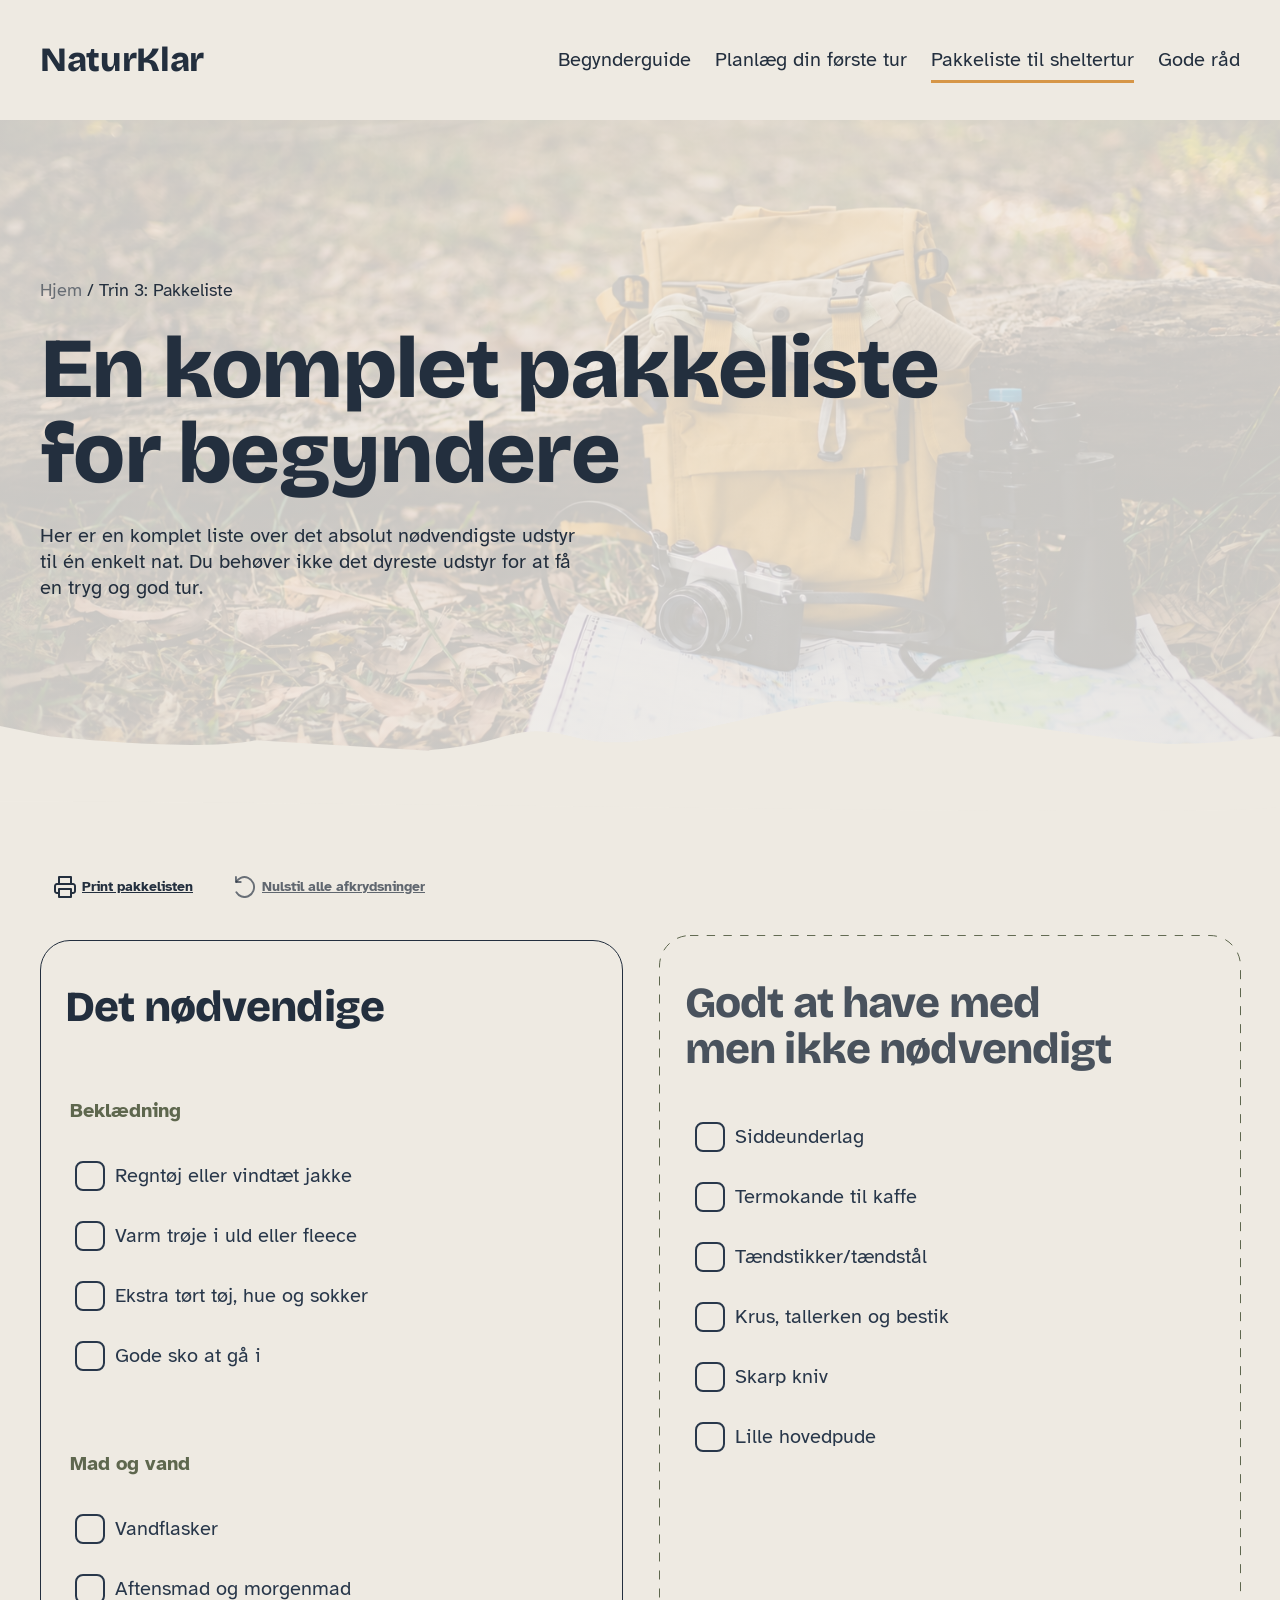
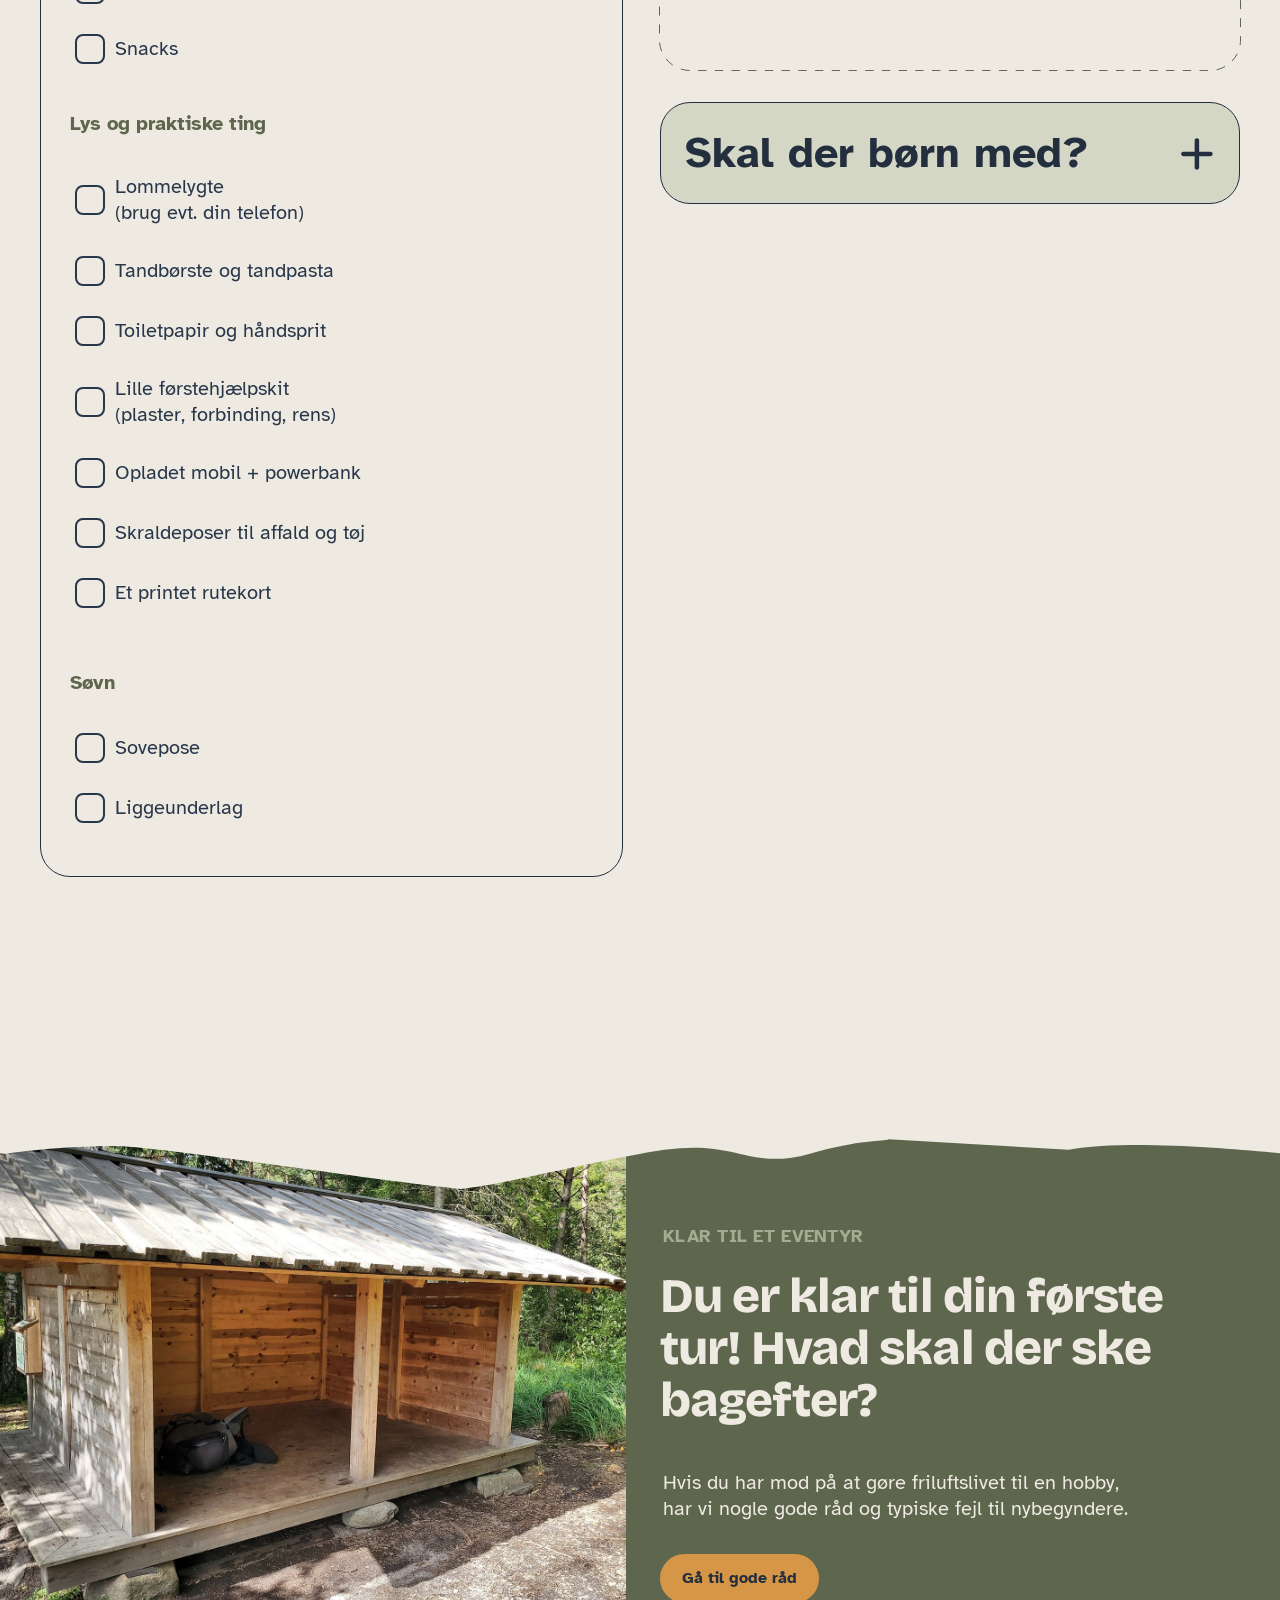
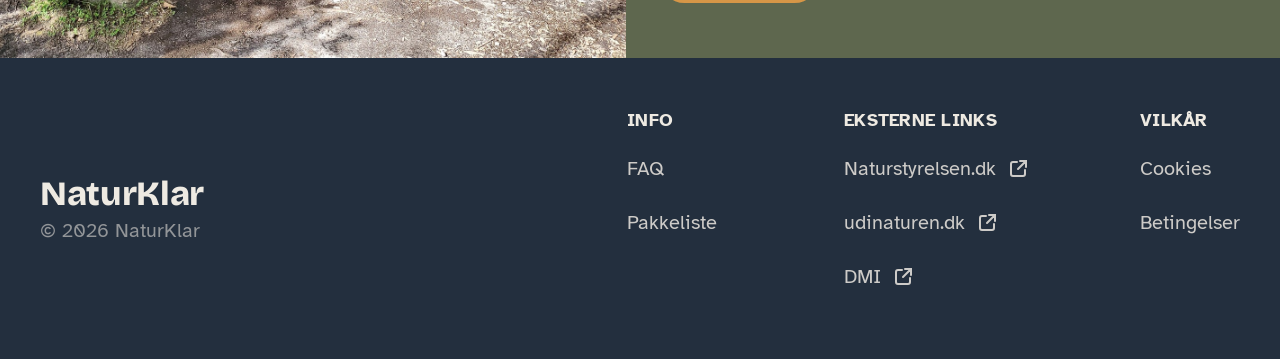
<file: pakkeliste.html>
<!DOCTYPE html>
<html lang="da">
<head>
    <meta charset="UTF-8">
    <meta name="viewport" content="width=device-width, initial-scale=1">
    <meta name="description" content="En komplet pakkeliste for begyndere til én nat i naturen. Kryds udstyret af, se ekstra grej til børn, og print pakkelisten.">
    <title>Pakkeliste til sheltertur – NaturKlar</title>
    <link rel="preload" href="assets/fonts/bricolage-grotesque-variable.ttf" as="font" type="font/ttf" crossorigin>
    <link rel="preload" href="assets/fonts/atkinson-hyperlegible-regular.ttf" as="font" type="font/ttf" crossorigin>
    <link rel="stylesheet" href="css/style.css">
    <script src="js/main.js" defer></script>
</head>
<body class="page-packing">
    <a class="skip-link" href="#hero-heading">Spring til indhold</a>
    <div data-component="header"></div>

    <main id="indhold">
        <section class="packing-hero" aria-labelledby="hero-heading">
            <div class="packing-hero__background" aria-hidden="true"></div>
            <div class="container packing-hero__content">
                <nav class="eyebrow breadcrumb" aria-label="Brødkrummesti">
                    <a href="index.html">Hjem</a><span aria-hidden="true"> / </span><span aria-current="page">Trin 3: Pakkeliste</span>
                </nav>
                <h1 id="hero-heading" tabindex="-1">En komplet pakkeliste<br class="desktop-label"> for begyndere</h1>
                <p>Her er en komplet liste over det absolut nødvendigste udstyr til én enkelt nat. Du behøver ikke det dyreste udstyr for at få en tryg og god tur.</p>
            </div>
            <div class="section-edge packing-hero__edge" aria-hidden="true"></div>
        </section>

        <div class="container packing-list" data-packing-list>
            <div class="packing-list__toolbar">
                <button class="packing-list__action" type="button" data-packing-print>
                    <img src="assets/icons/print.svg" width="24" height="24" alt="">
                    <span>Print pakkelisten</span>
                </button>
                <button class="packing-list__action packing-list__action--reset" type="button" data-packing-reset>
                    <span class="packing-list__reset-icon" aria-hidden="true"><img src="assets/icons/nulstil.svg" width="22.0811" height="20.9516" alt=""></span>
                    <span>Nulstil alle afkrydsninger</span>
                </button>
            </div>

            <div class="packing-list__columns">
                <section class="packing-list__group" aria-labelledby="essential-heading">
                    <h2 id="essential-heading">Det nødvendige</h2>
                    <div class="packing-list__categories">
                        <section class="checklist__category" aria-labelledby="clothing-heading">
                            <h3 id="clothing-heading">Beklædning</h3>
                            <ul class="checklist">
                                <li><label class="checklist__item" for="regntoej"><input id="regntoej" type="checkbox"><span>Regntøj eller vindtæt jakke</span></label></li>
                                <li><label class="checklist__item" for="varm-troeje"><input id="varm-troeje" type="checkbox"><span>Varm trøje i uld eller fleece</span></label></li>
                                <li><label class="checklist__item" for="toert-toej"><input id="toert-toej" type="checkbox"><span>Ekstra tørt tøj, hue og sokker</span></label></li>
                                <li><label class="checklist__item" for="sko"><input id="sko" type="checkbox"><span>Gode sko at gå i</span></label></li>
                            </ul>
                        </section>
                        <section class="checklist__category" aria-labelledby="food-heading">
                            <h3 id="food-heading">Mad og vand</h3>
                            <ul class="checklist">
                                <li><label class="checklist__item" for="vand"><input id="vand" type="checkbox"><span>Vandflasker</span></label></li>
                                <li><label class="checklist__item" for="mad"><input id="mad" type="checkbox"><span>Aftensmad og morgenmad</span></label></li>
                                <li><label class="checklist__item" for="snacks"><input id="snacks" type="checkbox"><span>Snacks</span></label></li>
                            </ul>
                        </section>
                        <section class="checklist__category" aria-labelledby="practical-heading">
                            <h3 id="practical-heading">Lys og praktiske ting</h3>
                            <ul class="checklist">
                                <li><label class="checklist__item" for="lommelygte"><input id="lommelygte" type="checkbox"><span>Lommelygte<br> (brug evt. din telefon)</span></label></li>
                                <li><label class="checklist__item" for="tandboerste"><input id="tandboerste" type="checkbox"><span>Tandbørste og tandpasta</span></label></li>
                                <li><label class="checklist__item" for="toiletpapir"><input id="toiletpapir" type="checkbox"><span>Toiletpapir og håndsprit</span></label></li>
                                <li><label class="checklist__item" for="foerstehjaelp"><input id="foerstehjaelp" type="checkbox"><span>Lille førstehjælpskit<br> (plaster, forbinding, rens)</span></label></li>
                                <li><label class="checklist__item" for="mobil"><input id="mobil" type="checkbox"><span>Opladet mobil + powerbank</span></label></li>
                                <li><label class="checklist__item" for="skraldeposer"><input id="skraldeposer" type="checkbox"><span>Skraldeposer til affald og tøj</span></label></li>
                                <li><label class="checklist__item" for="rutekort"><input id="rutekort" type="checkbox"><span>Et printet rutekort</span></label></li>
                            </ul>
                        </section>
                        <section class="checklist__category" aria-labelledby="sleep-heading">
                            <h3 id="sleep-heading">Søvn</h3>
                            <ul class="checklist">
                                <li><label class="checklist__item" for="sovepose"><input id="sovepose" type="checkbox"><span>Sovepose</span></label></li>
                                <li><label class="checklist__item" for="liggeunderlag"><input id="liggeunderlag" type="checkbox"><span>Liggeunderlag</span></label></li>
                            </ul>
                        </section>
                    </div>
                </section>

                <div class="packing-list__secondary">
                    <section class="packing-list__group packing-list__group--optional" aria-labelledby="optional-heading">
                        <h2 id="optional-heading">Godt at have med<br> men ikke nødvendigt</h2>
                        <ul class="checklist">
                            <li><label class="checklist__item" for="siddeunderlag"><input id="siddeunderlag" type="checkbox"><span>Siddeunderlag</span></label></li>
                            <li><label class="checklist__item" for="termokande"><input id="termokande" type="checkbox"><span>Termokande til kaffe</span></label></li>
                            <li><label class="checklist__item" for="taendstikker"><input id="taendstikker" type="checkbox"><span>Tændstikker/tændstål</span></label></li>
                            <li><label class="checklist__item" for="bestik"><input id="bestik" type="checkbox"><span>Krus, tallerken og bestik</span></label></li>
                            <li><label class="checklist__item" for="kniv"><input id="kniv" type="checkbox"><span>Skarp kniv</span></label></li>
                            <li><label class="checklist__item" for="hovedpude"><input id="hovedpude" type="checkbox"><span>Lille hovedpude</span></label></li>
                        </ul>
                    </section>

                    <!-- Summary er kun togglen; børnenes afkrydsninger ligger udenfor. -->
                    <details class="packing-accordion">
                        <summary class="packing-accordion__trigger">
                            <h2>Skal der børn med?</h2>
                            <span class="packing-accordion__icon" aria-hidden="true">
                                <img class="packing-accordion__plus" src="assets/icons/accordion-plus.svg" width="54" height="54" alt="">
                                <img class="packing-accordion__minus" src="assets/icons/accordion-minus.svg" width="54" height="24" alt="">
                            </span>
                        </summary>
                        <ul class="checklist packing-accordion__panel">
                            <li><label class="checklist__item" for="barn-varmt-toej"><input id="barn-varmt-toej" type="checkbox"><span>Ekstra varmt lag tøj pr. barn</span></label></li>
                            <li><label class="checklist__item" for="barn-sovepose"><input id="barn-sovepose" type="checkbox"><span>Sovepose til børn</span></label></li>
                            <li><label class="checklist__item" for="barn-hue"><input id="barn-hue" type="checkbox"><span>Hue og vanter</span></label></li>
                            <li><label class="checklist__item" for="barn-snacks"><input id="barn-snacks" type="checkbox"><span>Ekstra snacks og noget varmt at drikke</span></label></li>
                            <li><label class="checklist__item" for="barn-sovedyr"><input id="barn-sovedyr" type="checkbox"><span>Evt. sovedyr eller andet velkendt</span></label></li>
                            <li><label class="checklist__item" for="barn-lygte"><input id="barn-lygte" type="checkbox"><span>Barnets egen pandelampe eller lommelygte</span></label></li>
                        </ul>
                    </details>
                </div>
            </div>
        </div>

        <section class="first-trip packing-cta" aria-labelledby="packing-cta-heading">
            <div class="first-trip__image">
                <img src="assets/images/shelter-begynderguide.png" width="1600" height="1200" alt="Et åbent træshelter med tag og soveplads i skoven." loading="lazy">
            </div>
            <div class="first-trip__content">
                <div class="section-heading section-heading--light">
                    <p class="eyebrow">Klar til et eventyr</p>
                    <h2 id="packing-cta-heading">Du er klar til din første tur! Hvad skal der ske bagefter?</h2>
                </div>
                <p class="first-trip__description">Hvis du har mod på at gøre friluftslivet til en hobby, har vi nogle gode råd og typiske fejl til nybegyndere.</p>
                <a class="btn btn--primary btn--on-olive" href="gode-raad.html">Gå til gode råd</a>
            </div>
            <div class="section-edge section-edge--cta" aria-hidden="true"></div>
        </section>
    </main>

    <div data-component="footer"></div>
    <noscript><p class="container">Aktivér JavaScript for at indlæse fælles navigation og footer samt bruge print og nulstilling.</p></noscript>
</body>
</html>
</file>
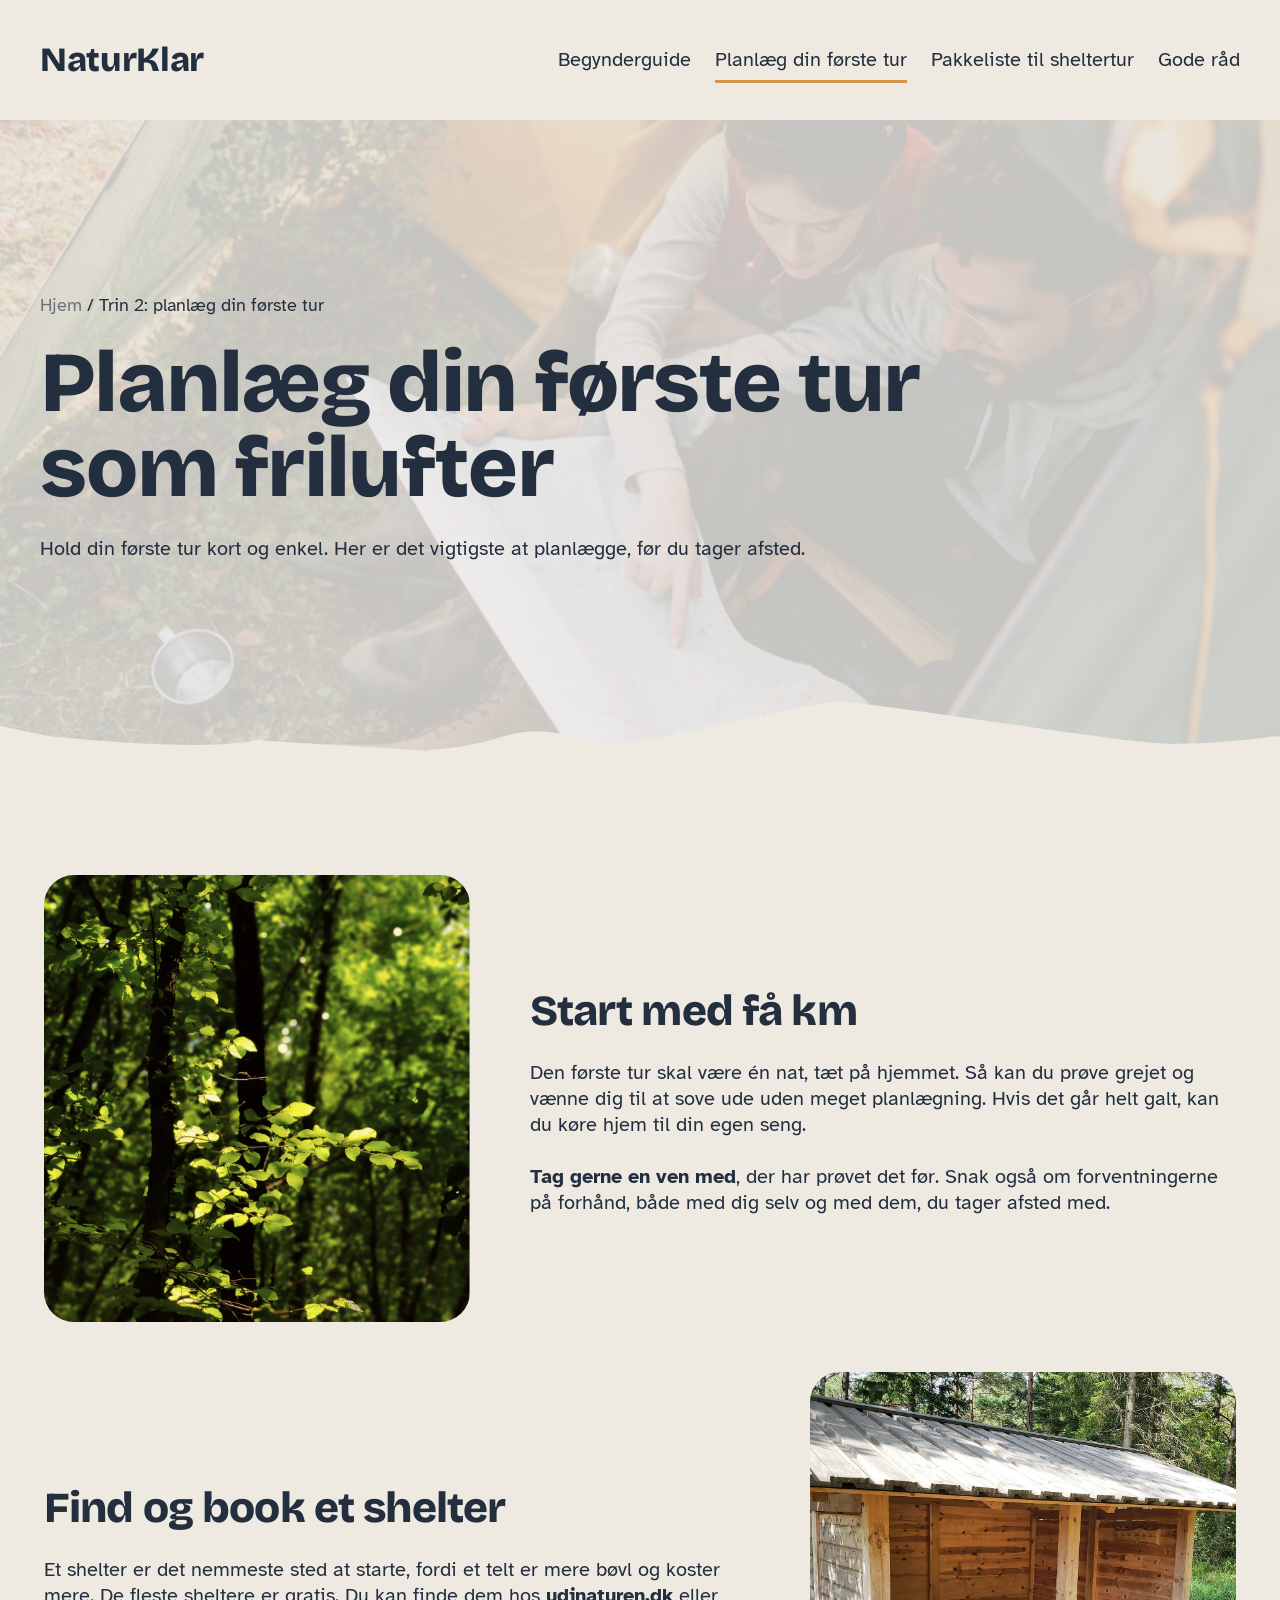
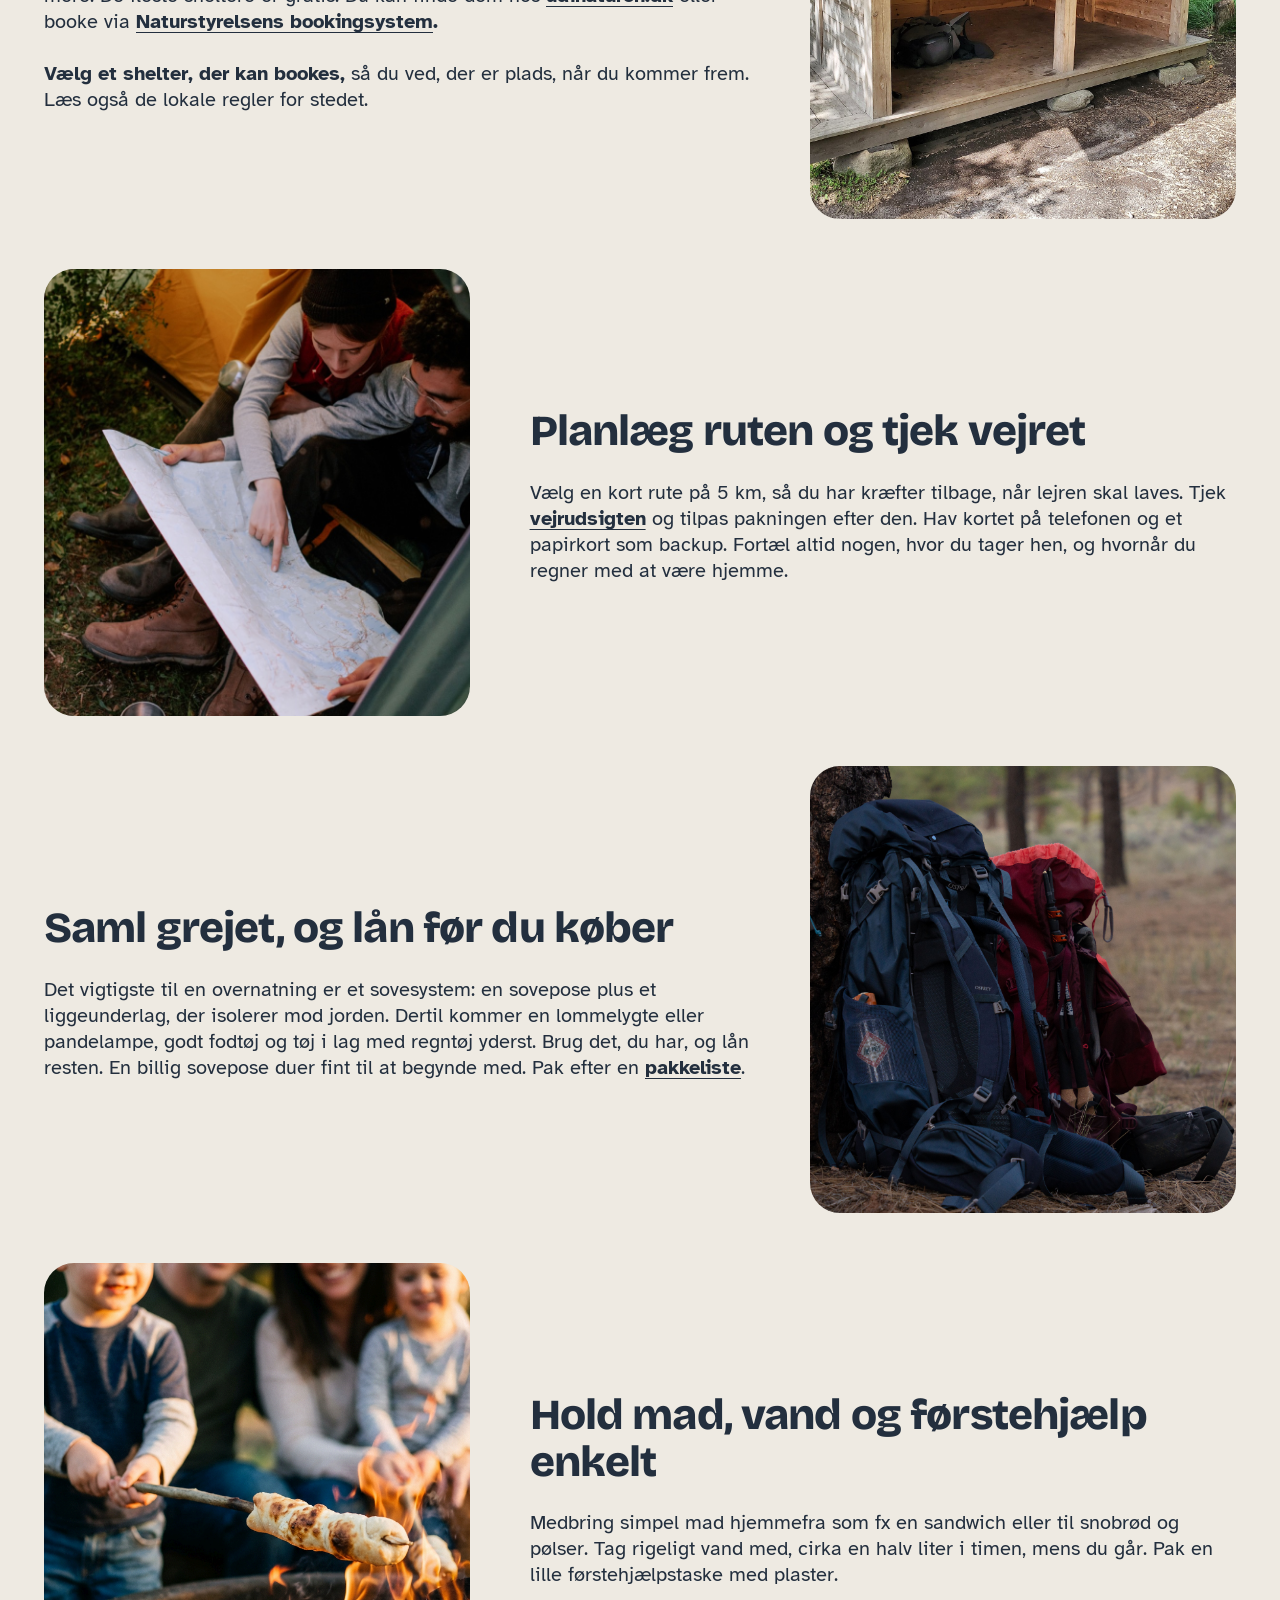
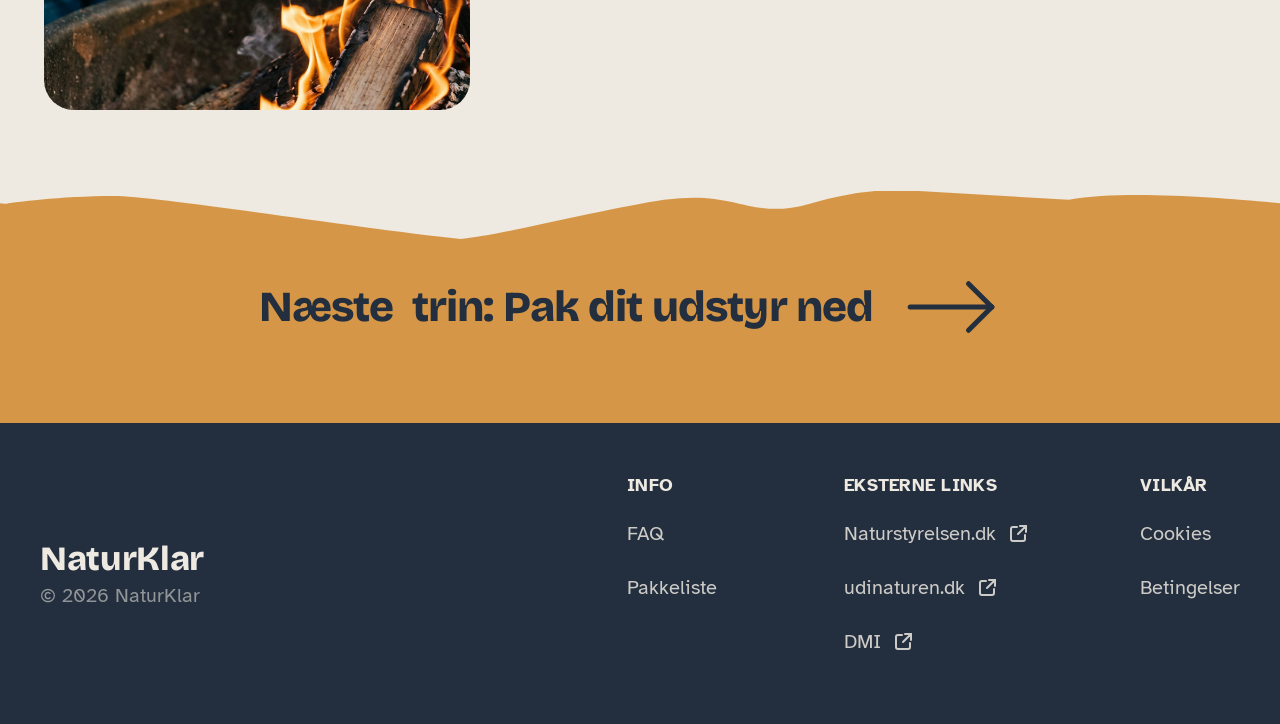
<file: planlaeg-tur.html>
<!DOCTYPE html>
<html lang="da">
<head>
    <meta charset="UTF-8">
    <meta name="viewport" content="width=device-width, initial-scale=1">
    <meta name="description" content="Planlæg din første tur som frilufter. Fem trin hjælper dig med at vælge et shelter, forberede ruten og samle grejet til din første overnatning i naturen.">
    <title>Planlæg din første tur – NaturKlar</title>
    <link rel="preload" href="assets/fonts/bricolage-grotesque-variable.ttf" as="font" type="font/ttf" crossorigin>
    <link rel="preload" href="assets/fonts/atkinson-hyperlegible-regular.ttf" as="font" type="font/ttf" crossorigin>
    <link rel="stylesheet" href="css/style.css">
    <script src="js/main.js" defer></script>
</head>
<body class="page-planning">
    <a class="skip-link" href="#hero-heading">Spring til indhold</a>
    <div data-component="header"></div>

    <main id="indhold">
        <section class="planning-hero" aria-labelledby="hero-heading">
            <div class="planning-hero__background" aria-hidden="true"></div>
            <div class="container planning-hero__content">
                <nav class="eyebrow breadcrumb" aria-label="Brødkrummesti">
                    <a href="index.html">Hjem</a><span aria-hidden="true"> / </span><span aria-current="page">Trin 2: planlæg din første tur</span>
                </nav>
                <h1 id="hero-heading" tabindex="-1">Planlæg din første tur som frilufter</h1>
                <p>Hold din første tur kort og enkel. Her er det vigtigste at planlægge, før du tager afsted.</p>
            </div>
            <div class="section-edge planning-hero__edge" aria-hidden="true"></div>
        </section>

        <div class="container planning-steps">
            <div class="planning-steps__list">
                <section class="planning-step" aria-labelledby="step-start">
                    <img class="planning-step__image" src="assets/images/groen-skov.png" width="636" height="1024" alt="Sollys mellem grønne blade og træstammer i skoven." loading="lazy">
                    <div class="planning-step__content">
                        <h2 id="step-start">Start med få km</h2>
                        <div class="planning-step__description">
                            <p>Den første tur skal være én nat, tæt på hjemmet. Så kan du prøve grejet og vænne dig til at sove ude uden meget planlægning. Hvis det går helt galt, kan du køre hjem til din egen seng.</p>
                            <p><strong>Tag gerne en ven med</strong>, der har prøvet det før. Snak også om forventningerne på forhånd, både med dig selv og med dem, du tager afsted med.</p>
                        </div>
                    </div>
                </section>

                <section class="planning-step planning-step--reversed" aria-labelledby="step-shelter">
                    <img class="planning-step__image" src="assets/images/hero-shelter.jpg" width="1920" height="1440" alt="Et træshelter med plads til overnatning omgivet af skov." loading="lazy">
                    <div class="planning-step__content">
                        <h2 id="step-shelter">Find og book et shelter</h2>
                        <div class="planning-step__description">
                            <p>Et shelter er det nemmeste sted at starte, fordi et telt er mere bøvl og koster mere. De fleste sheltere er gratis. Du kan finde dem hos <a class="text-link" href="https://udinaturen.dk/">udinaturen.dk</a> eller booke via <a class="text-link" href="https://book.naturstyrelsen.dk/">Naturstyrelsens bookingsystem</a><strong>.</strong></p>
                            <p><strong>Vælg et shelter, der kan bookes,</strong> så du ved, der er plads, når du kommer frem. Læs også de lokale regler for stedet.</p>
                        </div>
                    </div>
                </section>

                <section class="planning-step planning-step--weather" aria-labelledby="step-route">
                    <img class="planning-step__image" src="assets/images/planlaeg-turen.jpg" width="1400" height="933" alt="To personer studerer et papirkort ved et telt i naturen." loading="lazy">
                    <div class="planning-step__content">
                        <h2 id="step-route">Planlæg ruten og tjek vejret</h2>
                        <div class="planning-step__description">
                            <p>Vælg en kort rute på 5 km, så du har kræfter tilbage, når lejren skal laves. Tjek <a class="text-link" href="https://www.dmi.dk/">vejrudsigten</a> og tilpas pakningen efter den. Hav kortet på telefonen og et papirkort som backup. Fortæl altid nogen, hvor du tager hen, og hvornår du regner med at være hjemme.</p>
                        </div>
                    </div>
                </section>

                <section class="planning-step planning-step--reversed" aria-labelledby="step-gear">
                    <img class="planning-step__image" src="assets/images/vandrerygsaekke.jpg" width="4096" height="2731" alt="En blå og en rød vandrerygsæk stillet ved et træ." loading="lazy">
                    <div class="planning-step__content">
                        <h2 id="step-gear">Saml grejet, og lån før du køber</h2>
                        <div class="planning-step__description">
                            <p>Det vigtigste til en overnatning er et sovesystem: en sovepose plus et liggeunderlag, der isolerer mod jorden. Dertil kommer en lommelygte eller pandelampe, godt fodtøj og tøj i lag med regntøj yderst. Brug det, du har, og lån resten. En billig sovepose duer fint til at begynde med. Pak efter en <a class="text-link" href="pakkeliste.html">pakkeliste</a>.</p>
                        </div>
                    </div>
                </section>

                <section class="planning-step" aria-labelledby="step-food">
                    <img class="planning-step__image" src="assets/images/snobroed-ved-baalet.png" width="1434" height="1920" alt="En familie bager snobrød over et bål." loading="lazy">
                    <div class="planning-step__content">
                        <h2 id="step-food">Hold mad, vand og førstehjælp enkelt</h2>
                        <div class="planning-step__description">
                            <p>Medbring simpel mad hjemmefra som fx en sandwich eller til snobrød og pølser. Tag rigeligt vand med, cirka en halv liter i timen, mens du går. Pak en lille førstehjælpstaske med plaster.</p>
                        </div>
                    </div>
                </section>
            </div>
        </div>

        <section class="next-step" aria-labelledby="next-step-heading">
            <a class="next-step__link" href="pakkeliste.html">
                <div class="container next-step__content">
                    <h2 id="next-step-heading">Næste&nbsp; trin:<br class="mobile-label"> Pak dit udstyr ned</h2>
                    <span class="next-step__arrow" aria-hidden="true"></span>
                </div>
                <div class="section-edge next-step__edge" aria-hidden="true"></div>
            </a>
        </section>
    </main>

    <div data-component="footer"></div>
    <noscript><p class="container">Aktivér JavaScript for at indlæse fælles navigation og footer.</p></noscript>
</body>
</html>
</file>
<file: css/style.css>
/* Lokale skrifttyper. Licenserne ligger sammen med fontfilerne. */
@font-face {
    font-family: "Bricolage Grotesque";
    src: url("../assets/fonts/bricolage-grotesque-variable.ttf") format("truetype");
    font-style: normal;
    font-weight: 200 800;
    font-display: swap;
}

@font-face {
    font-family: "Atkinson Hyperlegible";
    src: url("../assets/fonts/atkinson-hyperlegible-regular.ttf") format("truetype");
    font-style: normal;
    font-weight: 400;
    font-display: swap;
}

@font-face {
    font-family: "Atkinson Hyperlegible";
    src: url("../assets/fonts/atkinson-hyperlegible-bold.ttf") format("truetype");
    font-style: normal;
    font-weight: 700;
    font-display: swap;
}

/* Værdier fra Hjem, Hjem - mobil og Figma-komponentbiblioteket. */
:root {
    --color-beige: #eeeae2;
    --color-ochre: #d69647;
    --color-ink: #232f3e;
    --color-olive: #5e674e;
    --color-sage: #c4c8ad;
    --color-stroke: #232f3e33;
    --color-footer-text: rgb(238 234 226 / 84%);
    --color-muted: #929598; /* Lidt lysere end Figma for AA-kontrast. */
    --font-heading: "Bricolage Grotesque", sans-serif;
    --font-body: "Atkinson Hyperlegible", sans-serif;
    --weight-regular: 400;
    --weight-bold: 700;
    --weight-extrabold: 800;
    --text-h1: 96px;
    --text-h2: 48px;
    --text-h3: 32px;
    --text-h4: 24px;
    --text-body: 20px;
    --text-small: 18px;
    --text-button: 16px;
    --text-card-link: 15px;
    --line-h1: 96px;
    --line-h2: 52px;
    --line-h3: 36px;
    --line-h4: 28px;
    --line-body: 26px;
    --line-small: 24px;
    --line-button: 20px;
    --tracking-heading: -0.02em;
    --tracking-eyebrow: 0.015em;
    --space-xs: 6px;
    --space-sm: 12px;
    --space-md: 24px;
    --space-lg: 40px;
    --space-xl: 60px;
    --container-max: 1280px;
    --gutter: 80px;
    --radius-card: 30px;
    --radius-button: 30px;
    --header-height: 120px;
    --transition-color: 150ms ease;
}

/* Grundlayout og semantisk typografi. */
*,
*::before,
*::after {
    box-sizing: border-box;
}

body {
    margin: 0;
    background: var(--color-beige);
    color: var(--color-ink);
    font-family: var(--font-body);
    font-size: var(--text-body);
    line-height: var(--line-body);
}

main {
    overflow-x: clip;
}

h1, h2, h3, h4, p {
    margin: 0;
}

h1, h2, h3, .brand {
    font-family: var(--font-heading);
    font-optical-sizing: none;
    font-variation-settings: "opsz" 14, "wdth" 100;
    letter-spacing: var(--tracking-heading);
}

h1 {
    font-size: var(--text-h1);
    line-height: var(--line-h1);
    font-weight: var(--weight-extrabold);
}
h2 {
    font-size: var(--text-h2);
    line-height: var(--line-h2);
    font-weight: var(--weight-extrabold);
}
h3 {
    font-size: var(--text-h3);
    line-height: var(--line-h3);
    font-weight: var(--weight-bold);
}
h4 {
    font-size: var(--text-h4);
    line-height: var(--line-h4);
    font-weight: var(--weight-bold);
}

img {
    display: block;
    max-width: 100%;
}
a {
    color: inherit;
}
button {
    font: inherit;
}
button, a {
    -webkit-tap-highlight-color: transparent;
}
:focus-visible {
    outline: 3px solid var(--color-ink);
    outline-offset: 5px;
}
.site-footer :focus-visible {
    outline-color: var(--color-sage);
}
[hidden] {
    display: none;
}

.container {
    width: calc(100% - var(--gutter) * 2);
    max-width: var(--container-max);
    margin-inline: auto;
}
.skip-link {
    position: fixed;
    z-index: 20;
    top: 8px;
    left: 8px;
    padding: var(--space-sm);
    background: var(--color-beige);
    transform: translateY(-150%);
}
.skip-link:focus {
    transform: none;
}
.eyebrow {
    font-size: var(--text-small);
    line-height: var(--line-small);
    font-weight: var(--weight-bold);
    letter-spacing: var(--tracking-eyebrow);
    text-transform: uppercase;
    color: var(--color-olive);
}
.section-heading {
    display: flex;
    flex-direction: column;
    gap: 22px;
}
.section-heading .eyebrow {
    padding-left: 3px;
}
/* Den lille korrektion udligner forskellen på Figma og browserens fontmål. */
.section-heading h2 {
    text-box: trim-both cap alphabetic;
    padding-bottom: 3.32px;
}
.section-heading--light {
    color: var(--color-beige);
}
.section-heading--light .eyebrow {
    color: var(--color-beige);
    opacity: 70%;
}
.icon {
    width: 24px;
    height: 24px;
    flex: 0 0 24px;
}
.mobile-label {
    display: none;
}

/* Fælles knapper, links og navigationstilstande. */
.btn {
    display: inline-flex;
    align-items: center;
    justify-content: center;
    min-height: 49px;
    padding: 14px 22px;
    border: 1px solid transparent;
    border-radius: var(--radius-button);
    font-size: var(--text-button);
    line-height: var(--line-button);
    font-weight: var(--weight-bold);
    color: var(--color-ink);
    text-decoration: none;
    text-align: center;
    transition: background-color var(--transition-color), color var(--transition-color);
}
.btn--primary {
    background: var(--color-ochre);
    border: 0;
}
.btn--secondary {
    border-color: var(--color-ink);
    padding-block: 13.5px;
}
.btn:hover {
    background: var(--color-olive);
    color: var(--color-beige);
    border: none;
}
.btn:active {
    background: var(--color-olive);
    color: var(--color-beige);
}
.btn--on-olive:hover,
.btn--on-olive:active {
    background: var(--color-ink);
}
.text-link {
    display: inline-flex;
    align-items: center;
    gap: var(--space-sm);
    font-weight: var(--weight-bold);
    text-underline-offset: 2px;
}
.text-link:hover,
.text-link:active {
    text-decoration-color: var(--color-ochre);
}

/* Header og den native, tilgængelige mobildialog. */
[data-component="header"] {
    position: sticky;
    top: 0;
    z-index: 10;
    min-height: var(--header-height);
}
.site-header {
    background: var(--color-beige);
}
.site-header.is-scrolled {
    box-shadow: 0 25px 50px -12px rgb(140 136 127 / 40%);
}
.site-header__inner {
    min-height: var(--header-height);
    display: flex;
    align-items: center;
    justify-content: space-between;
    gap: var(--space-md);
}
.brand {
    font-size: 34px;
    line-height: 40px;
    font-weight: var(--weight-extrabold);
    letter-spacing: -0.32px;
    text-decoration: none;
    white-space: nowrap;
}
.brand--light {
    color: var(--color-beige);
}
.site-navigation {
    display: flex;
    align-items: center;
    gap: 36px;
}
.site-navigation__link {
    position: relative;
    display: flex;
    align-items: center;
    min-height: 39px;
    font-weight: 500;
    font-size: 20px;
    line-height: 24px;
    color: var(--color-ink);
    text-decoration: none;
}
.site-navigation__link::after {
    content: "";
    position: absolute;
    left: 0;
    right: 0;
    bottom: -3px;
    height: 3px;
    background: var(--color-ochre);
    opacity: 0;
    pointer-events: none;
}
.site-navigation__link:hover::after,
.site-navigation__link[aria-current="page"]::after,
.site-navigation__link:active::after {
    opacity: 1;
}
.menu-toggle {
    display: none;
    align-items: center;
    justify-content: center;
    width: 44px;
    height: 44px;
    padding: 6px;
    background: transparent;
    border: 0;
    cursor: pointer;
}
.mobile-menu {
    padding: 0;
    border: 0;
    background: var(--color-beige);
    color: var(--color-ink);
}
.mobile-menu:not([open]) {
    display: none;
}
.mobile-menu::backdrop {
    background: rgb(0 0 0 / 25%);
}
body.menu-open {
    overflow: hidden;
}

/* Forsidens hero. Billedet og begge bølgekanter er eksporteret fra Figma. */
.hero {
    position: relative;
    min-height: 702px;
    overflow: hidden;
}
.hero__background {
    position: absolute;
    inset: 0;
    background: linear-gradient(rgb(238 234 226 / 89%), rgb(238 234 226 / 82%)), url("../assets/images/hero-shelter.jpg") center / cover;
}
.hero__content {
    position: relative;
    padding: 91px 0 150px 1px;
}
.hero .eyebrow {
    color: var(--color-ink);
    opacity: 70%;
}
.hero__heading {
    scroll-margin-top: calc(var(--header-height) + var(--space-md));
    max-width: 960px;
    margin-top: var(--space-md);
    margin-left: -7px;
}
.hero__accent {
    color: var(--color-olive);
}
.hero__description {
    max-width: 728px;
    margin-top: var(--space-md);
}
.hero__actions {
    display: flex;
    gap: 25px;
    margin-top: 34px;
}
.hero__actions .btn--secondary {
    min-width: 164px;
}
.section-edge {
    position: absolute;
    pointer-events: none;
    background-repeat: no-repeat;
}
.section-edge--hero {
    left: 0;
    right: -5px;
    height: 109.674px;
    top: 647px;
    background-image: url("../assets/icons/hero-kant.svg");
    background-size: 100% 100%;
}

/* Introduktion: samme nummererede komponent gentages i alle tre trin. */
.how-it-works {
    margin-top: 3px;
    padding: 77px 0 80px;
}
.how-it-works__layout {
    max-width: 1062px;
    display: grid;
    grid-template-columns: 408px minmax(0, 504px);
    gap: 137px;
    align-items: start;
}
.how-it-works__image {
    width: 408px;
    height: 635px;
    object-fit: cover;
    border-radius: var(--radius-card);
}
.how-it-works__content {
    padding-top: 4px;
}
.how-it-works__content .section-heading {
    max-width: 471px;
}
.steps {
    display: flex;
    flex-direction: column;
    gap: 79px;
    padding: 0;
    margin: 61px 0 0;
    list-style: none;
}
.icon-card {
    display: flex;
    gap: var(--space-md);
    align-items: start;
}
.icon-card__number {
    display: flex;
    align-items: center;
    justify-content: center;
    flex: 0 0 60px;
    width: 60px;
    height: 60px;
    border-radius: 52.5px;
    background: var(--color-sage);
    font-size: 40px;
}
.icon-card__content {
    flex: 1;
    min-width: 0;
}
.icon-card__heading {
    font-family: var(--font-body);
    font-size: var(--text-h4);
    line-height: var(--line-h4);
    letter-spacing: var(--tracking-eyebrow);
    margin-bottom: var(--space-xs);
}

/* Guidekort: ét fælles layout, med billedets beskæring som en lille variant. */
.guides {
    padding-top: 26px;
    padding-bottom: 104px;
}
.guide-grid {
    display: grid;
    grid-template-columns: repeat(3, minmax(0, 1fr));
    gap: 28px;
    margin-top: 57px;
}
.guide-swipe-hint {
    display: none;
}
.guide-card {
    position: relative;
    min-height: 500px;
    border: 1px solid var(--color-stroke);
    border-radius: var(--radius-card);
}
/* Kun kort med links forstørres ved hover i desktopvisning. */
@media (min-width: 1001px) and (hover: hover) and (pointer: fine) and (prefers-reduced-motion: no-preference) {
    .guide-card:is(a[href], :has(a[href])) {
        transition: transform 180ms ease-out;
    }
    .guide-card:is(a[href], :has(a[href])):hover {
        transform: scale(1.02);
    }
}
.guide-card__image {
    height: 238px;
    overflow: hidden;
    border-radius: var(--radius-card) var(--radius-card) 0 0;
}
.guide-card__image img {
    width: 100%;
    height: 100%;
    object-fit: cover;
    object-position: center 70%;
}
.guide-card__image--walking img {
    object-position: center 134%;
}
.guide-card__image--packing img {
    object-position: center 90%;
}
.guide-card__content {
    display: flex;
    flex-direction: column;
    align-items: start;
    gap: 21px;
    padding: 17px 26px 30px;
}
.guide-card__heading {
    display: flex;
    flex-direction: column;
    gap: 11px;
}
.guide-card__content > p {
    max-width: 545px;
}
.guide-card__link {
    font-size: var(--text-card-link);
    line-height: 18px;
    min-height: 24px;
}
/* Hele kortets klikflade deler linkets destination uden ekstra tabstop. */
.guide-card__link::after {
    content: "";
    position: absolute;
    inset: 0;
    border-radius: var(--radius-card);
}
.guide-card:has(.guide-card__link:focus-visible) {
    outline: 3px solid var(--color-ink);
    outline-offset: 5px;
}
.guide-card__badge {
    position: absolute;
    left: 73.28%;
    top: 220px;
    width: 60px;
    height: 60px;
}
.guide-card__badge-icon {
    position: absolute;
    left: 20px;
    top: 19px;
}
.guides__advice {
    display: flex;
    flex-wrap: wrap;
    align-items: center;
    gap: 7px;
    margin-top: var(--space-md);
}

/* Afsluttende invitation og den originale dekorative SVG-kant. */
.first-trip {
    position: relative;
    display: grid;
    grid-template-columns: 48.90625% 1fr;
    background: var(--color-olive);
    color: var(--color-beige);
}
.first-trip__image {
    min-width: 0;
}
.first-trip__image > img {
    width: 100%;
    height: 522px;
    object-fit: cover;
}
.first-trip__content {
    display: flex;
    flex-direction: column;
    align-items: start;
    justify-content: center;
    padding: 65px 34px;
    min-width: 0;
}
.first-trip__content .section-heading {
    max-width: 518px;
}
.first-trip :focus-visible {
    outline-color: var(--color-beige);
}
.first-trip__description {
    max-width: 474px;
    margin: var(--space-lg) 0 37px 3px;
}
.section-edge--cta {
    height: 110px;
    width: calc(100% + 61px);
    left: -5px;
    top: -55px;
    background-image: url("../assets/icons/cta-kant.svg");
    background-size: 100% 100%;
    transform: rotate(180deg);
}

/* Fælles footer. Rækkefølgen skifter til mobilvariantens layout. */
.site-footer {
    background: var(--color-ink);
    color: var(--color-footer-text);
}
.site-footer__inner {
    min-height: 301px;
    display: flex;
    align-items: center;
    justify-content: space-between;
    gap: var(--space-lg);
}
.site-footer__brand {
    display: flex;
    flex-direction: column;
    gap: 5px;
}
.site-footer__copyright {
    color: var(--color-muted);
    line-height: 24px;
}
.site-footer__groups {
    display: grid;
    grid-template-columns: 215px 294px auto;
    gap: 2px;
}
.site-footer__heading {
    font-family: var(--font-body);
    font-weight: var(--weight-bold);
    font-size: 18px;
    line-height: 24px;
    letter-spacing: var(--tracking-eyebrow);
    text-transform: uppercase;
    color: var(--color-beige);
    margin-bottom: 25px;
}
.site-footer__links {
    display: flex;
    flex-direction: column;
    gap: 10px;
    list-style: none;
    padding: 0;
    margin: 0;
}
.footer-link {
    display: flex;
    align-items: start;
    gap: 10px;
    min-height: 44px;
    font-size: 20px;
    line-height: 24px;
    text-decoration: none;
}
a.footer-link:hover,
a.footer-link:active {
    text-decoration-line: underline;
    text-decoration-color: var(--color-ochre);
    text-decoration-thickness: 2px;
    text-underline-offset: 5px;
}

/* Mellemstørrelser bevarer designets layout og giver teksten plads. */
@media (min-width: 701px) and (max-width: 1300px) {
    :root {
        --gutter: 40px;
    }
    .site-navigation {
        gap: 24px;
    }
    .how-it-works__layout {
        grid-template-columns: minmax(0, 408px) minmax(0, 504px);
        gap: 60px;
    }
    .how-it-works__image {
        width: 100%;
    }
    .guide-card__content {
        padding-inline: 22px;
    }
    .guide-card h3 {
        font-size: 28px;
    }
    .guide-card__image--packing img {
        object-position: center 60%;
    }
}

@media (max-width: 1100px) {
    .site-navigation {
        display: none;
    }
    .menu-toggle {
        display: inline-flex;
    }
    .mobile-menu[open] {
        display: block;
        position: fixed;
        inset: 0 0 auto;
        margin: 0 auto;
        width: 100%;
        max-width: 100%;
        max-height: 100dvh;
        overflow-y: auto;
    }
    .mobile-menu__top {
        display: flex;
        align-items: center;
        justify-content: space-between;
        padding: 73px 20px 20px 25px;
    }
    .mobile-menu__top .brand {
        font-variation-settings: "opsz" 96, "wdth" 100;
        letter-spacing: -0.68px;
    }
    .mobile-menu__navigation {
        --mobile-menu-inset: 24px;
        display: flex;
        flex-direction: column;
        align-items: stretch;
        gap: 0;
        padding: 10px var(--mobile-menu-inset) 40px;
        border-top: 1px solid var(--color-stroke);
    }
    .mobile-menu__navigation .site-navigation__link {
        justify-content: space-between;
        gap: var(--space-md);
        min-height: 64px;
        padding: 16px 12px;
    }
    .mobile-menu__navigation .site-navigation__link:not(:last-child) {
        border-bottom: 1px solid var(--color-stroke);
    }
    /* Mobilmenuen bruger en højrepil i stedet for desktopmenuens underline. */
    .mobile-menu__navigation .site-navigation__link::after {
        position: static;
        inset: auto;
        width: 12px;
        height: 12px;
        flex: 0 0 12px;
        margin-left: auto;
        border-right: 1.5px solid currentColor;
        border-bottom: 1.5px solid currentColor;
        background: transparent;
        opacity: 1;
        transform: rotate(-45deg);
    }
    .mobile-menu__navigation .site-navigation__link[aria-current="page"] {
        /* Baggrunden går til kanten; ekstra padding bevarer tekst og pil. */
        margin-inline: calc(-1 * var(--mobile-menu-inset));
        padding-inline: calc(var(--mobile-menu-inset) + 12px);
        background: var(--color-ochre);
        color: var(--color-ink);
    }
    .mobile-menu__navigation .site-navigation__link:focus-visible {
        outline-offset: -3px;
    }
    .hero__heading {
        font-size: clamp(64px, 6.67vw, 96px);
        line-height: 1;
    }
    .guide-grid {
        gap: 24px;
    }
    .guide-card {
        min-height: 530px;
    }
    .guide-card__image {
        height: 210px;
    }
    .guide-card__badge {
        top: 190px;
    }
    .guide-card__content {
        padding-inline: 18px;
    }
    .first-trip__content h2 {
        font-size: 38px;
        line-height: 42px;
    }
    .site-footer__groups {
        grid-template-columns: auto auto auto;
        gap: 32px;
    }
}

/* Den åbne menu flugter med headeren på tablet og mindre desktopskærme. */
@media (min-width: 701px) and (max-width: 1100px) {
    .mobile-menu__top {
        min-height: var(--header-height);
        gap: var(--space-md);
        padding: 0 var(--gutter);
    }
    .mobile-menu__top .brand {
        font-variation-settings: "opsz" 14, "wdth" 100;
        letter-spacing: -0.32px;
    }
    .mobile-menu__navigation {
        --mobile-menu-inset: var(--gutter);
    }
}

@media (max-width: 1000px) {
    .guide-grid {
        grid-template-columns: 1fr;
        max-width: none;
        margin-inline: auto;
    }
    .guide-card {
        min-height: 500px;
    }
    .guide-card__image {
        height: 238px;
    }
    .guide-card__badge {
        top: 220px;
    }
    .site-footer__inner {
        flex-direction: column;
        gap: 12px;
        width: 100%;
        padding-bottom: 40px;
    }
    .site-footer__brand {
        min-height: 140px;
        align-items: center;
        justify-content: center;
    }
    .site-footer__copyright {
        font-size: 20px;
    }
    .site-footer__groups {
        display: flex;
        flex-direction: column;
        gap: 32px;
        width: 100%;
        padding-inline: 24px;
    }
    .site-footer__group {
        display: flex;
        flex-direction: column;
        align-items: center;
    }
    .site-footer__group--external {
        order: -1;
    }
    .site-footer__heading {
        letter-spacing: 0.015em;
        margin-bottom: 14px;
    }
    .site-footer__links {
        align-items: center;
        gap: 14px;
    }
    .footer-link {
        justify-content: center;
    }
}

/* Tablet: introduktionen stables som på mobil, og guidekort fylder containeren. */
@media (min-width: 701px) and (max-width: 1000px) {
    .how-it-works__layout {
        display: flex;
        flex-direction: column;
        align-items: stretch;
        gap: 0;
    }
    .how-it-works__image {
        width: 100%;
        height: 262px;
    }
    .how-it-works__content {
        display: contents;
    }
    .how-it-works__content .section-heading {
        order: -1;
        margin-bottom: 32px;
        max-width: 671px;
    }
    .how-it-works .steps {
        gap: 96px;
        margin-top: 80px;
    }
    .how-it-works .icon-card {
        flex-direction: column;
        align-items: center;
        gap: 16px;
    }
    .how-it-works .icon-card__content {
        width: 100%;
        text-align: center;
    }
    .guide-grid {
        max-width: none;
    }
    .guide-card__image--walking img {
        object-position: center 70%;
    }
}

/* Mobil: 402 px-referencen, med fleksible højder ved smallere skærme. */
@media (max-width: 700px) {
    :root {
        --text-h1: 48px;
        --text-h2: 32px;
        --text-h3: 24px;
        --text-body: 17px;
        --text-small: 14px;
        --line-h1: 52px;
        --line-h2: 38px;
        --line-h3: 30px;
        --line-small: 20px;
        --tracking-eyebrow: 0;
        --gutter: 24px;
        --header-height: 130px;
        --radius-card: 26.029px;
    }
    .site-header__inner {
        width: auto;
        padding: 73px 20px 13px 25px;
        min-height: var(--header-height);
    }
    .site-header .brand {
        letter-spacing: -0.68px;
        font-variation-settings: "opsz" 96, "wdth" 100;
    }
    .mobile-label {
        display: inline;
    }
    .desktop-label {
        display: none;
    }
    .section-heading {
        gap: 16px;
    }
    .section-heading h2 {
        padding-bottom: 0;
    }
    .hero {
        min-height: 545px;
        padding-bottom: 27px;
    }
    .hero__background {
        bottom: 27px;
        background: linear-gradient(rgb(241 239 235 / 82%), rgb(241 239 235 / 82%)), url("../assets/images/hero-shelter.jpg") center / cover;
    }
    .hero__content {
        width: calc(100% - 40px);
        padding: 36px 0 40px;
    }
    .hero__heading {
        font-size: var(--text-h1);
        line-height: var(--line-h1);
        max-width: 350px;
        margin: 24px 0 0;
        text-box: trim-both cap alphabetic;
    }
    .hero__description {
        margin-top: 24px;
    }
    .hero__actions {
        flex-direction: column;
        gap: 12px;
        margin-top: 24px;
    }
    .hero__actions .btn {
        width: 100%;
    }
    .section-edge--hero {
        width: 493px;
        height: 62px;
        top: auto;
        bottom: 0;
        right: auto;
        background-image: url("../assets/icons/hero-kant-mobil.svg");
    }
    .how-it-works {
        margin: 0;
        padding: 36px 30px 80px;
    }
    .how-it-works__layout {
        width: 100%;
        display: flex;
        flex-direction: column;
        align-items: stretch;
        gap: 0;
    }
    .how-it-works__image {
        display: block;
        width: 100%;
        height: 262px;
    }
    .how-it-works__content {
        display: contents;
    }
    .how-it-works__content .section-heading {
        order: -1;
        margin-bottom: 32px;
    }
    .steps {
        gap: 96px;
        margin-top: 50px;
    }
    .icon-card {
        flex-direction: column;
        align-items: center;
        gap: 16px;
    }
    .icon-card__number {
        flex-basis: 50px;
        width: 50px;
        height: 50px;
        font-size: 24px;
    }
    .icon-card__content {
        width: 100%;
        text-align: center;
    }
    .icon-card__heading {
        font-family: var(--font-heading);
        font-size: var(--text-h3);
        line-height: var(--line-h3);
        letter-spacing: var(--tracking-heading);
        margin-bottom: 16px;
    }
    .guides {
        padding-top: 8px;
        padding-bottom: 34px;
    }
    .guide-grid {
        grid-template-columns: 1fr;
        gap: 59px;
        margin-top: 30px;
    }
    .guide-card {
        min-height: 433.824px;
    }
    .guide-card__image {
        height: 206.5px;
    }
    .guide-card__image--walking img {
        object-position: center 70%;
    }
    .guide-card__content {
        gap: 18.221px;
        padding: 14.75px 22.56px 36px;
    }
    .guide-card__content > p {
        max-width: none;
    }
    .guide-card__heading {
        gap: 9.544px;
    }
    .guide-card .eyebrow {
        font-size: 12.147px;
        line-height: 18px;
    }
    .guide-card h3 {
        font-size: var(--text-h3);
    }
    .guide-card__link {
        font-size: 11.29px;
        line-height: 13.551px;
        min-height: 24px;
        gap: 10.412px;
    }
    .guide-card__link .icon {
        transform: scale(0.867647);
        transform-origin: left center;
    }
    .guide-card__badge {
        top: 190.882px;
        transform: scale(0.867647);
        transform-origin: top left;
    }
    .guides__advice {
        display: block;
        margin-top: 60px;
    }
    .guides__advice .text-link {
        display: flex;
        margin-top: 8px;
        text-decoration: none;
    }
    .guides__advice .icon {
        margin-left: auto;
    }
    .first-trip {
        display: flex;
        flex-direction: column;
        background: var(--color-beige);
    }
    .first-trip__image {
        position: relative;
        width: 100%;
        height: 316px;
        overflow: hidden;
    }
    .first-trip__image > img {
        position: absolute;
        top: 42px;
        height: 298px;
    }
    .first-trip__content {
        background: var(--color-olive);
        padding: 48px 24px;
    }
    .first-trip__content h2 {
        font-size: var(--text-h2);
        line-height: var(--line-h2);
    }
    .first-trip__description {
        margin: 24px 0 32px 3px;
    }
    .first-trip__content .btn {
        width: 100%;
    }
    .section-edge--cta {
        width: 502px;
        height: 50px;
        left: -81px;
        top: 24px;
        background-image: url("../assets/icons/cta-kant-mobil.svg");
    }
    .first-trip:not(.packing-cta) > .section-edge--cta {
        width: 100%;
        left: 0;
    }
}

@media (max-width: 370px) {
    .hero__heading {
        font-size: clamp(39px, 12vw, 48px);
    }
    .guides__advice .text-link {
        align-items: start;
    }
    .first-trip__content .btn {
        padding-inline: 14px;
    }
}

@media (prefers-reduced-motion: reduce) {
    .btn {
        transition: none;
    }
}


.planning-hero {
    position: relative;
    min-height: 691px;
    overflow: hidden;
}
.planning-hero__background {
    position: absolute;
    inset: 0 0 55px;
    background: linear-gradient(rgb(241 239 235 / 82%), rgb(241 239 235 / 82%)),
        url("../assets/images/planlaeg-turen.jpg") center 23% / 100% auto no-repeat;
}
.planning-hero__content {
    position: relative;
    width: calc(100% - 138px);
    max-width: 1302px;
    display: flex;
    flex-direction: column;
    align-items: start;
    gap: var(--space-md);
    padding-top: 173px;
    padding-bottom: 120px;
}
.planning-hero h1 {
    max-width: 886px;
    scroll-margin-top: calc(var(--header-height) + var(--space-md));
}
.breadcrumb {
    color: var(--color-ink);
    font-weight: 400;
    letter-spacing: 0;
    text-transform: none;
}
.breadcrumb a,
.breadcrumb > span[aria-hidden] {
    color: var(--color-ink);
}
.breadcrumb a {
    opacity: 0.6;
    text-decoration: none;
}
.breadcrumb a:hover {
    text-decoration: underline;
}
.planning-hero__edge {
    inset: auto -5px 0 0;
    height: 109.674px;
    background: url("../assets/icons/hero-kant.svg") no-repeat 0 0 / 100% 100%;
}

/* Ét billed-/tekstlayout med en omvendt desktopvariant. Billedet står først i HTML. */
.planning-steps {
    padding-top: 64px;
    padding-bottom: 81px;
}
.planning-steps__list {
    display: flex;
    flex-direction: column;
    gap: 50px;
    width: calc(100% - 6px);
    margin-left: 4px;
    padding-right: 2px;
}
.planning-step {
    display: grid;
    grid-template-columns: minmax(0, 438fr) minmax(0, 727fr);
    gap: 107px;
    align-items: center;
}
.planning-step__image {
    width: 100%;
    height: 447px;
    object-fit: cover;
    border-radius: var(--radius-card);
}
.planning-step__content {
    display: flex;
    flex-direction: column;
    gap: 25px;
    padding-top: 7px;
    min-width: 0;
}
.planning-step h2 {
    text-box: trim-both cap alphabetic;
}
.planning-step__description p + p {
    margin-top: var(--line-body);
}
.planning-step .text-link {
    display: inline;
    text-decoration-thickness: from-font;
    text-underline-position: from-font;
}
.planning-step .text-link[href^="https://"]:hover {
    /* Kun tekstfarven dæmpes, så understregningen beholder sin fulde farve. */
    color: color-mix(in srgb, var(--color-ink) 60%, transparent);
    text-decoration-color: var(--color-ochre);
}
.planning-step--reversed {
    grid-template-columns: minmax(0, 727fr) minmax(0, 438fr);
}
.planning-step--reversed .planning-step__image {
    grid-column: 2;
    grid-row: 1;
}
.planning-step--reversed .planning-step__content {
    grid-column: 1;
    grid-row: 1;
}

/* Hele næste-trin-sektionen er ét link. De originale SVG'er bruges i begge størrelser. */
.next-step {
    position: relative;
}
.next-step__link {
    display: block;
    position: relative;
    background: var(--color-ochre);
    text-decoration: none;
    transition: background-color var(--transition-color), color var(--transition-color);
}
.next-step__content {
    display: flex;
    align-items: center;
    gap: 8px;
    min-height: 232px;
    padding: 14px 0 14px 108px;
}
.next-step h2 {
    text-box: trim-both cap alphabetic;
}
.next-step__arrow {
    display: block;
    flex: 0 0 140px;
    width: 140px;
    height: 140px;
    background: url("../assets/icons/naeste-trin-pil.svg") center no-repeat;
}
.next-step__edge {
    width: calc(100% + 61px);
    height: 110px;
    left: -5px;
    top: -62px;
    background: url("../assets/icons/cta-kant.svg") no-repeat 0 0 / 100% 100%;
    transform: rotate(180deg);
}
.next-step__link:hover,
.next-step__link:active {
    background: var(--color-olive);
    color: var(--color-beige);
}
.next-step__link:hover .next-step__arrow,
.next-step__link:active .next-step__arrow {
    background-image: url("../assets/icons/naeste-trin-pil-lys.svg");
}
.next-step__link:active h2 {
    text-decoration: underline;
    text-underline-offset: 5px;
}
.next-step__link:focus-visible {
    outline-offset: -8px;
}

/* Samme mellemstørrelser som forsiden. */
@media (min-width: 701px) and (max-width: 1300px) {
    .planning-hero__content {
        width: calc(100% - var(--gutter) * 2);
    }
    .planning-hero h1 {
        font-size: clamp(64px, 6.67vw, 96px);
        line-height: 1;
    }
    .planning-hero__background {
        background-size: cover;
    }
    .planning-step {
        gap: 60px;
    }
    .planning-step h2,
    .next-step h2 {
        font-size: clamp(32px, 3.34vw, 48px);
        line-height: 1.083334;
    }
    .next-step__content {
        padding-left: 0;
        justify-content: center;
    }
}

@media (max-width: 1000px) {
    .planning-step,
    .planning-step--reversed {
        grid-template-columns: minmax(0, 1fr);
        gap: 34px;
    }
    .planning-step--reversed .planning-step__image,
    .planning-step--reversed .planning-step__content {
        grid-column: auto;
        grid-row: auto;
    }
    .planning-step__image {
        height: 300px;
    }
    .planning-steps__list {
        gap: 84px;
    }
}

@media (max-width: 700px) {
    .planning-hero {
        min-height: 362px;
    }
    .planning-hero__background {
        bottom: 27px;
        background-position: center top;
        /* Som på forsiden dækker billedet hele baggrundens bredde og højde. */
        background-size: cover;
    }
    .planning-hero__content {
        width: calc(100% - 60px);
        margin: 0 30px;
        gap: 37px;
        padding-top: 46px;
        padding-bottom: 60px;
    }
    .planning-hero h1 {
        text-box: trim-both cap alphabetic;
    }
    .planning-hero__edge {
        right: auto;
        width: max(100%, 493px);
        height: 62px;
        background-image: url("../assets/icons/hero-kant-mobil.svg");
    }
    .planning-steps {
        width: calc(100% - 60px);
        padding-top: 48px;
        padding-bottom: 0;
    }
    .planning-steps__list {
        width: 100%;
        margin-left: 0;
        padding-right: 0;
        gap: 0;
    }
    .planning-step {
        padding-bottom: 54px;
    }
    .planning-step:nth-child(2) {
        padding-bottom: 69px;
    }
    .planning-step:nth-child(3) {
        padding-bottom: 72px;
    }
    .planning-step:nth-child(4) {
        padding-bottom: 61px;
    }
    .planning-step:last-child {
        padding-bottom: 48px;
    }
    .planning-step__image {
        width: calc(100% - 3px);
        border-radius: 30px;
    }
    .planning-step:nth-child(4) .planning-step__image {
        justify-self: center;
    }
    .planning-step__content {
        padding-left: 5px;
    }
    .planning-step--weather .planning-step__content {
        gap: 29px;
    }
    .next-step {
        padding-top: 36px;
    }
    .next-step__content {
        width: calc(100% - 40px);
        min-height: 175px;
        gap: 0;
        justify-content: space-between;
        padding: 32px 0 0;
    }
    .next-step h2 {
        font-size: var(--text-h3);
        font-weight: var(--weight-bold);
        line-height: var(--line-h3);
        text-box: normal;
    }
    .next-step__arrow {
        flex-basis: 41px;
        width: 41px;
        height: 41px;
        background: currentColor;
        mask: url("../assets/icons/naeste-trin-pil-mobil.svg") center no-repeat;
    }
    .next-step__link:hover .next-step__arrow,
    .next-step__link:active .next-step__arrow {
        background-image: none;
    }
    .next-step__edge {
        width: max(calc(100% + 81px), 502px);
        height: 74px;
        left: -81px;
        top: -36px;
        background-image: url("../assets/icons/naeste-trin-kant-mobil.svg");
    }
}

@media (prefers-reduced-motion: reduce) {
    .next-step__link {
        transition: none;
    }
}

/* Begynderguide – genbruger tokens, ikon-/guidekort og næste-trin-komponenten. */
.page-beginner {
    --color-sleep-surface: #f6f4f1;

}
.beginner-hero {
    position: relative;
    min-height: 707px;
}
.beginner-hero__background {
    position: absolute;
    inset: 0 0 39px;
    background: linear-gradient(rgb(241 239 235 / 82%), rgb(241 239 235 / 82%)),
        url("../assets/images/vandring-for-begyndere.png") center / cover;
}
.beginner-hero__content {
    position: relative;
    width: calc(100% - 148px);
    max-width: 1292px;
    display: flex;
    flex-direction: column;
    align-items: start;
    gap: 32px;
    padding-top: 168px;
    padding-bottom: 207px;
}
.beginner-hero h1 {
    max-width: 1117px;
    scroll-margin-top: calc(var(--header-height) + var(--space-md));
}
.beginner-hero__content > p {
    max-width: 683px;
}
.beginner-hero__edge {
    left: 0;
    bottom: 0;
    width: calc(100% + 5px);
    aspect-ratio: 1445 / 109.674;
    background: url("../assets/icons/hero-kant.svg") 0 0 / 100% auto no-repeat;
}

.beginner-benefits {
    padding-bottom: 69px;
}
.beginner-benefits .section-heading h2 {
    padding-bottom: 0;
}
.beginner-benefits__grid {
    display: grid;
    grid-template-columns: repeat(4, minmax(0, 1fr));
    gap: 66px;
    max-width: 1222px;
    margin: 50px 0 0;
    padding: 10px 0;
    list-style: none;
}
/* En variation af det eksisterende ikon-kort; bruges til både fordele og regler. */
.icon-card--outlined {
    flex-direction: column;
    align-items: start;
    gap: var(--space-md);
}
.icon-card__icon {
    display: flex;
    align-items: center;
    justify-content: center;
    flex: 0 0 60px;
    width: 60px;
    height: 60px;
    border: 1px solid currentColor;
    border-radius: 52.5px;
}
.icon-card--outlined .icon-card__content {
    padding-left: 5px;
    width: 100%;
    text-align: left;
}
.icon-card--outlined .icon-card__heading {
    font-family: var(--font-body);
    font-size: var(--text-h4);
    line-height: var(--line-h4);
    letter-spacing: 0.015em;
    margin-bottom: var(--space-xs);
}
.beginner-benefits .icon-card__content p {
    color: #000;
}
.icon-card--light {
    color: var(--color-beige);
}

.sleep-options {
    background: var(--color-sleep-surface);
    padding-top: 42px;
    padding-bottom: 93px;
}
.sleep-options > .container {
    max-width: 1276px;
}
.sleep-options__intro {
    display: flex;
    flex-direction: column;
    gap: 20px;
}
.sleep-options__intro > p {
    max-width: 474px;
    margin-left: 3px;
    color: #000;
}
.sleep-options__grid {
    align-items: start;
    gap: 81px;
    margin-top: 68px;
}
.sleep-options__pair {
    display: contents;
}
.sleep-card {
    min-height: 0;
    background: var(--color-sleep-surface);
    border-radius: 30px;
}
.sleep-card--recommended {
    background: var(--color-ink);
    color: var(--color-beige);
    text-decoration: none;
}
.sleep-card__image {
    height: 233px;
    border-radius: 30px 30px 0 0;
}
/* Beskæringen følger billedfills i Figma. Billedrammen er det eneste klippede område. */
.sleep-card__image img {
    object-position: center;
}
.sleep-card__image--shelter img {
    object-position: center 84%;
}
.sleep-card__image--tent img {
    object-position: center 84%;
}
.sleep-card__image--hammock img {
    width: 111.21%;
    max-width: none;
    margin-left: -5.6%;
    object-position: center 85%;
}
.sleep-card__content {
    gap: 23px;
    padding: 38px 26px 18px;
}
.sleep-options__pair .sleep-card__content {
    padding: 18px 26px 18px;
}

.sleep-card__content .guide-card__heading {
    gap: 14px;
}
.sleep-card__badge {
    left: 75.2%;
    top: 220px;
}
.sleep-card__symbol {
    left: 50%;
    top: 50%;
    transform: translate(-50%, -50%);
}
.sleep-card__recommendation {
    position: absolute;
    left: 26px;
    top: 221px;
    display: flex;
    align-items: center;
    min-height: 35px;
    padding: 5px 10px;
    border-radius: 8px;
    background: var(--color-ochre);
    /* Ink erstatter lys tekst på okker for tilstrækkelig kontrast. */
    color: var(--color-ink);
    font-size: 18px;
    line-height: 24px;
    font-weight: var(--weight-bold);
    letter-spacing: 0.015em;
    text-transform: uppercase;
}
.sleep-card--recommended:focus-visible {
    outline-color: var(--color-ink);
}

/* Den originale SVG bruges som maske, så link og ikon har samme farve i alle tilstande. */
.page-beginner :is(.beginner-rules__link, .site-footer__group--external .footer-link) > :is(picture, .icon) {
    display: none;
}
.page-beginner :is(.beginner-rules__link, .site-footer__group--external .footer-link)::after {
    content: "";
    width: 24px;
    height: 24px;
    flex: 0 0 24px;
    background-color: currentColor;
    mask: url("../assets/icons/eksternt-link-regler.svg") center / contain no-repeat;
}

.beginner-rules {
    margin-top: 0;
    position: relative;
    background: var(--color-olive);
    color: var(--color-beige);
}
.beginner-rules__layout {
    position: relative;
    left: 9px;
    display: grid;
    grid-template-columns: minmax(0, 518fr) minmax(0, 586fr);
    align-items: center;
    gap: 80px;
    max-width: 1184px;
    min-height: 538px;
    padding-block: 68px 90px;
}
.beginner-rules__intro > p {
    max-width: 474px;
    margin: 28px 0 0 3px;
}
.beginner-rules__link {
    gap: 12px;
    border-color: var(--color-beige);
    color: var(--color-beige);
    margin-top: 41px;
    font-size: var(--text-card-link);
    line-height: 18px;
    text-underline-position: from-font;
}
.beginner-rules :focus-visible {
    outline-color: var(--color-beige);
}
.beginner-rules__grid {
    display: grid;
    grid-template-columns: repeat(2, minmax(0, 1fr));
    gap: 40px 49px;
    margin: 0;
    padding: 0;
    list-style: none;
}
.beginner-rules__grid .icon-card {
    min-height: 170px;
}
.beginner-rules__grid .icon-card__content > p {
    width: 275px;
}
.beginner-rules__edge {
    --wave-height: calc((100vw + 5px) * 109.674 / 1445);
    /* SVG'ens gennemsigtige yderkant skal altid overlappe nabosektionen. */
    --wave-overlap: calc(var(--wave-height) * -0.1);
    left: 0;
    width: calc(100% + 5px);
    aspect-ratio: 1445 / 109.674;
    background-size: 100% auto;
}
.beginner-rules__edge--top {
    top: min(var(--wave-overlap), calc(51.674px - var(--wave-height)));
    transform: rotate(180deg);
    background-image: url("../assets/icons/regler-kant-top.svg");
}
.beginner-rules__edge--bottom {
    bottom: min(var(--wave-overlap), calc(64px - var(--wave-height)));
    background-image: url("../assets/icons/hero-kant.svg");
}

.beginner-safety {
    padding-block: 88px 75px;
}
.beginner-safety__layout {
    display: grid;
    grid-template-columns: minmax(0, 587fr) minmax(0, 576fr);
    gap: 69px;
    align-items: center;
    max-width: 1232px;
    margin-left: max(var(--gutter), calc((100% - var(--container-max)) / 2));
}
.beginner-safety__image {
    position: relative;
    height: 680px;
    overflow: hidden;
    border-radius: 30px;
}
.beginner-safety__image img {
    position: absolute;
    width: 114.66%;
    max-width: none;
    height: 137.98%;
    left: -4.6%;
    top: -35.76%;
    object-fit: cover;
}
.beginner-safety__intro > p {
    max-width: 474px;
    margin: 40px 0 0 3px;
    color: #000;
}
.beginner-safety__intro {
    min-height: 235px;
}
.beginner-safety__list {
    display: flex;
    flex-direction: column;
    gap: 53px;
    padding: 0;
    margin: 11px 0 0;
    list-style: none;
}
.beginner-safety__list li {
    display: flex;
    align-items: center;
    gap: 8px;
}
.beginner-safety__list p {
    max-width: 494px;
    min-width: 0;
}
.beginner-safety__check {
    display: flex;
    align-items: center;
    justify-content: center;
    flex: 0 0 30px;
    width: 30px;
    height: 30px;
    border-radius: 50%;
    background: var(--color-sage);
}
.next-step--beginner .next-step__content {
    padding-left: 108px;
}

/* Telt og hængekøje deler højden på deres længste kort; Shelter står selvstændigt. */
@media (min-width: 1000px) {
    .sleep-options__pair {
        display: grid;
        grid-column: span 2;
        grid-template-columns: repeat(2, minmax(0, 1fr));
        grid-auto-rows: 1fr;
        gap: inherit;
    }
}

/* Begynderguiden følger projektets eksisterende mellemstørrelser. */
@media (min-width: 701px) and (max-width: 1300px) {
    .beginner-hero__content {
        width: calc(100% - var(--gutter) * 2);
    }
    .beginner-hero h1 {
        font-size: clamp(64px, 6.67vw, 96px);
        line-height: 1;
    }
    .beginner-benefits__grid {
        gap: 40px;
    }
    .sleep-options__grid {
        gap: 32px;
    }
    .beginner-rules__layout,
    .beginner-safety__layout {
        gap: 40px;
    }
    .beginner-rules__layout {
        left: 0;
    }
    .beginner-rules__grid {
        gap: 40px 24px;
    }
    .beginner-rules__grid .icon-card__content > p {
        width: auto;
    }
    .beginner-safety__layout {
        margin-inline: auto;
    }
    .beginner-rules h2,
    .beginner-safety h2 {
        font-size: clamp(32px, 3.34vw, 48px);
        line-height: 1.083334;
    }
    .next-step--beginner .next-step__content {
        padding-left: 0;
    }
}

@media (max-width: 1000px) {
    .beginner-benefits__grid {
        grid-template-columns: repeat(2, minmax(0, 1fr));
        gap: 62px 40px;
    }
    .sleep-options__grid {
        gap: 76px;
    }
    .sleep-options__pair {
        grid-column: auto;
        grid-template-columns: minmax(0, 1fr);
    }
    .sleep-card {
        max-width: none;
        width: 100%;
        justify-self: center;
    }
    .beginner-rules__layout,
    .beginner-safety__layout {
        grid-template-columns: minmax(0, 1fr);
    }
    .beginner-rules__layout {
        padding-block: 80px;
        gap: 48px;
    }
    .beginner-safety__image {
        height: 300px;
    }
    .beginner-safety__image img {
        position: static;
        width: 100%;
        height: 100%;
        object-position: center;
    }
    .beginner-safety__intro {
        min-height: 0;
    }
    .beginner-safety__list {
        margin-top: 40px;
    }
}

@media (max-width: 700px) {
    .page-beginner .section-heading {
        gap: 22px;
    }
    .beginner-hero {
        min-height: 470px;
    }
    .beginner-hero__background {
        bottom: 0;
        background-position: center, 75% center;
    }
    .beginner-hero__content {
        width: calc(100% - 60px);
        gap: 32px;
        padding: 46px 0 60px;
    }
    .beginner-hero h1 {
        text-box: trim-both cap alphabetic;
    }
    .beginner-hero__content > p {
        margin-top: 14px;
    }
    .beginner-hero__edge {
        bottom: -21px;
        width: max(100%, 493px);
        aspect-ratio: 493 / 62;
        background-image: url("../assets/icons/hero-kant-mobil.svg");
    }
    .beginner-benefits {
        padding-top: 50px;
        padding-bottom: 82px;
    }
    .beginner-benefits > .container,
    .sleep-options > .container,
    .beginner-rules__layout,
    .beginner-safety__layout {
        width: calc(100% - 60px);
    }
    .beginner-benefits__grid {
        grid-template-columns: minmax(0, 1fr);
        gap: 62px;
        margin-top: 48px;
    }
    .icon-card--outlined {
        align-items: start;
        gap: var(--space-md);
    }
    .icon-card--outlined .icon-card__heading {
        font-size: 20px;
        line-height: var(--line-h4);
    }
    .sleep-options {
        padding-top: 78px;
        padding-bottom: 94px;
    }
    .sleep-options__intro {
        gap: 18px;
    }
    .sleep-options__grid {
        width: calc(100% + 22px);
        margin-left: -12px;
        margin-top: 20px;
    }
    .sleep-card {
        max-width: none;
    }
    .sleep-card__image {
        height: 233px;
    }
    .sleep-card__content {
        padding: 38px 21px 17px 25px;
        gap: 56px;
    }
    .sleep-card h3 {
        font-size: var(--text-h3);
        line-height: var(--line-h3);
    }
    .sleep-card__badge {
        transform: none;
        width: 58.8679px;
    }
    .sleep-card__badge > picture:not(.sleep-card__symbol) > img {
        width: auto;
        height: 60px;
        max-width: none;
    }
    .beginner-rules__layout {
        left: 0;
        min-height: 1113px;
        padding-block: 114px 52px;
        gap: 16px;
    }
    .beginner-rules .eyebrow {
        color: var(--color-sage);
    }
    .beginner-rules__intro > p {
        margin-top: 40px;
    }
    .beginner-rules__link {
        min-height: 44px;
        margin-top: 16px;
        padding: 9px 10px;
        font-size: 14px;
    }
    .beginner-rules__grid {
        grid-template-columns: minmax(0, 1fr);
        gap: 0;
    }
    .beginner-rules__grid .icon-card {
        flex-direction: row;
        align-items: center;
        gap: 16px;
        min-height: 166px;
    }
    .beginner-rules__grid .icon-card__heading {
        font-family: var(--font-heading);
        font-size: var(--text-h3);
        line-height: var(--line-h3);
        letter-spacing: var(--tracking-heading);
    }
    .beginner-rules__grid .icon-card__content > p {
        width: auto;
    }
    .beginner-rules__edge {
        width: max(100%, 502px);
    }
    .beginner-rules__edge--bottom {
        bottom: calc(55px - max(82px, 100vw * 82 / 502));
        aspect-ratio: 502 / 82;
        background-image: url("../assets/icons/regler-kant-bund-mobil.svg");
    }
    .beginner-safety {
        padding-block: 60px 11px;
    }
    .beginner-safety__layout {
        gap: 22px;
        margin-inline: auto;
    }
    .beginner-safety__image {
        height: 220px;
    }
    .beginner-safety__intro {
        padding-bottom: 48px;
    }
    .beginner-safety__list {
        gap: 32px;
        margin-top: 0;
    }
    .beginner-safety__list li {
        align-items: start;
        gap: 12px;
    }
    .next-step--beginner .next-step__content {
        padding-left: 12.5px;
        padding-right: 12.5px;
    }
}

/* Pakkeliste – nye komponenter og små variationer af den fælles CTA. */
.page-packing {

    --color-checklist: #28374a;
    --color-children-surface: #d4d7c6;
}
.packing-hero {
    position: relative;
    min-height: 691px;
}
.packing-hero__background {
    position: absolute;
    inset: 0 0 49px;
    background: linear-gradient(rgb(241 239 235 / 82%), rgb(241 239 235 / 82%)),
        url("../assets/images/pak-udstyret.png") center 32.7044% / 100% auto no-repeat;
}
.packing-hero__content {
    position: relative;
    display: flex;
    flex-direction: column;
    align-items: start;
    gap: 25px;
    padding-block: 158px 120px;
}
.packing-hero h1 {
    max-width: 1046px;
    scroll-margin-top: calc(var(--header-height) + var(--space-md));
}
.packing-hero__content > p {
    max-width: 553.494px;
}
.packing-hero__edge {
    inset: auto -5px 0 0;
    height: 109.674px;
    background: url("../assets/icons/hero-kant.svg") 0 0 / 100% 100% no-repeat;
}

.packing-list {
    padding-top: 53px;
    padding-bottom: 240px;
}
.packing-list__toolbar {
    display: flex;
    align-items: center;
    gap: var(--space-lg);
    margin-left: 13px;
    margin-bottom: 30px;
}
.packing-list__action {
    display: inline-flex;
    align-items: center;
    gap: 5px;
    min-height: 46px;
    padding: 10px 0;
    background: transparent;
    border: 0;
    color: var(--color-ink);
    font-size: 14px;
    line-height: var(--line-body);
    font-weight: var(--weight-bold);
    text-align: left;
    cursor: pointer;
}
.packing-list__action > span:last-child {
    text-decoration: underline;
    text-underline-position: from-font;
}
.packing-list__action > img,
.packing-list__reset-icon {
    flex: 0 0 24px;
}
.packing-list__action--reset {
    /* En lille kontrastkorrektion fra Figma (65%) gør den lille tekst AA-læsbar. */
    color: rgb(35 47 62 / 70%);
}
.packing-list__reset-icon {
    display: flex;
    align-items: center;
    justify-content: center;
    width: 24px;
    height: 24px;
    transform: rotate(-90deg) scaleY(-1);
}
.packing-list__action:hover,
.packing-list__action:active {
    color: var(--color-ochre);
}
.packing-list__columns {
    display: grid;
    grid-template-columns: minmax(0, 623fr) minmax(0, 620fr);
    align-items: start;
    gap: 37px;
}
.packing-list__secondary {
    min-width: 0;
}
.packing-list__group {
    min-width: 0;
    padding: 43px 29px;
    border: 1px solid var(--color-ink);
    border-radius: 30px;
}
.packing-list__group > h2 {
    text-box: trim-both cap alphabetic;
}
.packing-list__categories {
    margin-top: 68px;
}
.checklist__category > h3 {
    margin-left: 5px;
    font-family: var(--font-body);
    font-size: 20px;
    line-height: var(--line-body);
    letter-spacing: 0;
    color: var(--color-olive);
}
.checklist__category + .checklist__category {
    margin-top: 70px;
}
.checklist__category:nth-child(3) {
    margin-top: 37px;
}
.checklist__category:nth-child(4) {
    margin-top: 52px;
}
.checklist {
    display: flex;
    flex-direction: column;
    gap: 10px;
    list-style: none;
    padding: 0;
    margin: 0;
}
.checklist__category > .checklist {
    padding-left: 32px;
    margin-top: 27px;
}
.checklist__item {
    display: flex;
    align-items: center;
    gap: 10px;
    min-height: 50px;
    padding-block: 10px;
    color: var(--color-checklist);
    cursor: pointer;
}
.checklist__item > input {
    appearance: none;
    flex: 0 0 30px;
    width: 30px;
    height: 30px;
    margin: 0;
    border: 2px solid var(--color-checklist);
    border-radius: 8px;
    background: transparent;
    cursor: pointer;
}
.checklist__item > span {
    min-width: 0;
    overflow-wrap: anywhere;
}
.checklist__item > input:checked {
    border: 0;
    background: url("../assets/icons/afkrydsning.svg") center / 30px 30px no-repeat;
}
.checklist__item > input:checked + span {
    color: var(--color-ink);
    font-weight: var(--weight-bold);
}
.packing-list__group--optional {
    min-height: 734px;
    margin-top: -4px;
    border-color: var(--color-olive);
    border-style: dashed;
    /* Figma-konturens 9/9-stipling og hjørner bevares med en original SVG. */
    border-image: url("../assets/icons/pakkeliste-stiplet-kant.svg") 31 / 31px / 1px stretch;
}
.packing-list__group--optional > h2 {
    color: rgb(35 47 62 / 81%);
}
.packing-list__group--optional > .checklist {
    padding-left: 10px;
    margin-top: 39px;
}

/* Native details bevarer checkbox-tilstand og flytter resten af siden ved åbning. */
.packing-accordion {
    width: min(100%, 842px);
    margin-top: 32px;
    padding: 23px 16px 23px 29px;
    border: 1px solid var(--color-ink);
    border-radius: 30px;
    background: var(--color-children-surface);
}
.packing-accordion__trigger {
    display: flex;
    align-items: center;
    justify-content: space-between;
    gap: var(--space-md);
    list-style: none;
    cursor: pointer;
}
.packing-accordion__trigger::-webkit-details-marker {
    display: none;
}
.packing-accordion__trigger > h2 {
    font-family: var(--font-body);
    font-size: var(--text-h2);
    line-height: var(--line-h2);
    font-weight: var(--weight-bold);
    letter-spacing: 0;
}
.packing-accordion__icon {
    display: flex;
    align-items: center;
    flex: 0 0 54px;
    min-height: 54px;
}
.packing-accordion__minus,
.packing-accordion[open] .packing-accordion__plus {
    display: none;
}
.packing-accordion[open] .packing-accordion__minus {
    display: block;
}
.packing-accordion[open] .packing-accordion__icon {
    min-height: 24px;
}
.packing-accordion__panel {
    margin-top: 44px;
    padding-inline: 10px;
}
.packing-cta .first-trip__content {
    justify-content: start;
    padding-top: 107px;
    padding-bottom: 55px;
}
.packing-cta .eyebrow {
    color: var(--color-sage);
}
.packing-cta .first-trip__description {
    margin-bottom: 32px;
}
.packing-cta .section-edge--cta {
    top: -38px;
}

/* Brug samme mellemstørrelser og mobilgrænse som resten af NaturKlar. */
@media (min-width: 701px) {
    .packing-cta .first-trip__image {
        position: relative;
        min-height: 522px;
    }
    .packing-cta .first-trip__image > img {
        position: absolute;
        inset: 0;
        height: 100%;
    }
}
@media (min-width: 1001px) {
    .packing-accordion {
        width: 100%;
    }
}
@media (min-width: 701px) and (max-width: 1300px) {
    .packing-hero h1 {
        font-size: clamp(64px, 6.67vw, 96px);
        line-height: 1;
    }
    .packing-hero__background {
        background-size: cover;
    }
    .packing-list__group > h2,
    .packing-accordion__trigger > h2 {
        font-size: clamp(32px, 3.34vw, 48px);
        line-height: 1.083334;
    }
    .packing-list__group {
        padding-inline: 24px;
    }
    .packing-accordion {
        padding-left: 24px;
    }
    .checklist__category > .checklist {
        padding-left: 10px;
    }
}
@media (max-width: 1000px) {
    .packing-list__columns {
        grid-template-columns: minmax(0, 1fr);
        gap: 28px;
    }
    .packing-list__group--optional {
        min-height: 0;
        margin-top: 0;
    }
    .packing-accordion {
        margin-top: 32px;
        margin-left: 0;
    }
    .packing-list {
        padding-bottom: 80px;
    }
}
@media (max-width: 700px) {
    .packing-hero {
        min-height: 422px;
    }
    .packing-hero__background {
        bottom: 0;
        background-position: center top;
        background-size: auto, 179.1% auto;
    }
    .packing-hero__content {
        width: calc(100% - 48px);
        margin-left: 30px;
        gap: 24px;
        padding-block: 46px 67px;
    }
    .packing-hero h1 {
        text-box: trim-both cap alphabetic;
    }
    .packing-hero__edge {
        bottom: -24px;
        right: auto;
        width: max(100%, 493px);
        height: 62px;
        background-image: url("../assets/icons/hero-kant-mobil.svg");
    }
    .packing-list {
        width: calc(100% - 40px);
        padding-top: 40px;
        padding-bottom: 48px;
    }
    .packing-list__toolbar {
        justify-content: space-between;
        gap: 8px;
        margin-left: 0;
        margin-bottom: 28px;
    }
    .packing-list__action {
        font-size: 12px;
    }
    .packing-list__group {
        padding: 28px 20px;
    }
    .packing-list__group > h2 {
        font-size: var(--text-h3);
        line-height: var(--line-h3);
        font-weight: var(--weight-bold);
        text-box: normal;
    }
    .packing-list__categories {
        margin-top: 28px;
    }
    .checklist__category > h3 {
        margin-left: 0;
    }
    .checklist__category + .checklist__category {
        margin-top: 28px;
    }
    .checklist__category > .checklist {
        padding-left: 0;
        margin-top: 12px;
    }
    .packing-list__group--optional > .checklist {
        padding-left: 0;
        margin-top: 24px;
    }
    .packing-list__group--optional {
        padding: 27px 19px;
        border-image-source: url("../assets/icons/pakkeliste-stiplet-kant-mobil.svg");
    }
    .packing-accordion__trigger > h2 {
        font-size: var(--text-h3);
        line-height: var(--line-h3);
        letter-spacing: 0.015em;
    }
    .packing-accordion {
        padding-left: 19px;
    }
    .packing-accordion__panel {
        margin-top: 28px;
        padding-inline: 0;
    }
    .packing-cta .first-trip__content {
        padding: 50px 24px 40px;
    }
    .packing-cta .section-heading {
        gap: 32px;
    }
    .packing-cta .section-heading h2 {
        padding-bottom: 0;
    }
    .packing-cta .section-heading .eyebrow {
        padding-left: 0;
    }
    .packing-cta .first-trip__description {
        margin: 32px 0 28px;
    }
    .packing-cta .btn {
        width: auto;
    }
    .packing-cta .section-edge--cta {
        width: max(calc(100% + 81px), 502px);
        top: 24px;
    }
}
@media (forced-colors: active) {
    .checklist__item > input {
        appearance: auto;
    }
}

/* Et navngivet A4-layout begrænser printreglerne til pakkelistesiden. */
@page naturklar-packing {
    size: A4;
    margin: 12mm;
}
@media print {
    .page-packing {
        page: naturklar-packing;
        background: white;
        color: black;
        font-size: 11pt;
        line-height: 15pt;
    }
    .page-packing :is([data-component], .skip-link, .packing-hero, .packing-list__toolbar, .packing-cta, noscript) {
        display: none;
    }
    .page-packing main {
        overflow: visible;
    }
    .page-packing .packing-list {
        width: auto;
        max-width: none;
        margin: 0;
        padding: 0;
    }
    .page-packing .packing-list__columns {
        display: grid;
        grid-template-columns: minmax(0, 3fr) minmax(0, 2fr);
        gap: 8mm;
    }
    .page-packing .packing-list__group {
        min-height: 0;
        margin: 0;
        padding: 0;
        border: 0;
        border-image: none;
    }
    .page-packing .packing-list__group > h2 {
        font-size: 17pt;
        line-height: 20pt;
        color: black;
        text-box: normal;
        break-after: avoid;
    }
    .page-packing .packing-list__categories {
        margin-top: 5mm;
    }
    .page-packing .checklist__category {
        break-inside: avoid;
    }
    .page-packing .checklist__category + .checklist__category {
        margin-top: 4mm;
    }
    .page-packing .checklist__category > h3 {
        margin: 0;
        color: black;
        font-size: 12pt;
        line-height: 16pt;
        break-after: avoid;
    }
    .page-packing .checklist {
        gap: 1mm;
        padding: 0;
        margin-top: 2mm;
    }
    .page-packing .checklist__item {
        gap: 2mm;
        min-height: 7mm;
        padding-block: 1mm;
        color: black;
        break-inside: avoid;
    }
    .page-packing .checklist__item > input {
        flex-basis: 5mm;
        width: 5mm;
        height: 5mm;
        border-width: 1pt;
        border-radius: 1.3mm;
        print-color-adjust: exact;
        -webkit-print-color-adjust: exact;
    }
    .page-packing .checklist__item > input:checked {
        border: 0;
        background-size: 5mm 5mm;
    }
    .page-packing .packing-accordion {
        width: auto;
        padding: 0;
        margin: 6mm 0 0;
        background: white;
        border: 0;
    }
    .page-packing .packing-accordion:not([open]) {
        display: none;
    }
    .page-packing .packing-accordion__trigger > h2 {
        font-size: 16pt;
        line-height: 20pt;
    }
    .page-packing .packing-accordion__icon {
        display: none;
    }
    .page-packing .packing-accordion__trigger {
        break-after: avoid;
    }
}

/* Gode råd – kun denne side udvider hero, ikon-kort og native accordion. */
.page-advice {
    --color-faq-surface: #f1efeb;

}
.page-advice .section-heading .eyebrow {
    color: var(--color-ink);
    opacity: 0.6;
}
.page-advice .advice-hero {
    /* Samme mål og indre afstande som pakkelistens hero. */
    min-height: 691px;
    padding: 0;
    overflow: visible;
}
.page-advice .advice-hero .hero__background {
    inset: 0 0 49px;
    background: linear-gradient(rgb(241 239 235 / 82%), rgb(241 239 235 / 82%)),
        url("../assets/images/baal-gode-raad.jpg") center / cover;
}
.page-advice .advice-hero .hero__content {
    display: flex;
    flex-direction: column;
    align-items: start;
    gap: 25px;
    padding: 158px 0 120px;
}
.page-advice .advice-hero .hero__heading {
    max-width: 1046px;
    margin: 0;
    text-box: normal;
}
.page-advice .advice-hero .hero__description {
    max-width: 553.494px;
    margin: 0;
}
.page-advice .advice-hero__edge {
    left: 0;
    bottom: 0;
    width: calc(100% + 5px);
    height: 109.674px;
    background: url("../assets/icons/hero-kant.svg") 0 0 / 100% 100% no-repeat;
}
.page-advice .advice-mistakes {
    padding: 72px 0 94px;
}
.page-advice .advice-grid {
    display: grid;
    grid-template-columns: repeat(3, minmax(0, 1fr));
    gap: 20px 48px;
}
.page-advice .advice-card {
    min-width: 0;
    min-height: 254px;
    justify-content: center;
    padding: 22px 30px;
    border: 1px solid var(--color-stroke);
    border-radius: 30px;
}
.page-advice .advice-card .icon-card__content {
    flex: none;
    padding: 0;
}
.page-advice .advice-card .icon-card__heading {
    font-weight: var(--weight-bold);
    margin-bottom: 18px;
}
.page-advice .advice-faq {
    background: var(--color-faq-surface);
    padding: 156px 0 271px;
    scroll-margin-top: var(--header-height);
}
.page-advice .advice-faq__layout {
    display: grid;
    grid-template-columns: minmax(0, 560fr) minmax(0, 622fr);
    grid-template-areas: "heading ." "list image";
    gap: 42px 96px;
    padding-left: 2px;
    align-items: start;
}
.page-advice .advice-faq__heading {
    grid-area: heading;
    color: #000;
}
.page-advice .advice-faq__heading h2 {
    padding: 0;
}
.page-advice .advice-faq__image {
    grid-area: image;
    position: relative;
    aspect-ratio: 622 / 587;
    margin-top: 45px;
    border-radius: 30px;
    overflow: hidden;
}
.page-advice .advice-faq__image img {
    position: absolute;
    width: 100%;
    height: auto;
    top: -44.03%;
}
.page-advice .faq-list {
    grid-area: list;
    display: flex;
    flex-direction: column;
    gap: 30px;
    min-width: 0;
}
.page-advice .faq-item {
    width: 100%;
    margin: 0;
    padding: 23px 15px;
    background: var(--color-faq-surface);
}
.page-advice .faq-item__trigger {
    max-width: 492px;
    gap: 39px;
}
.page-advice .faq-item__trigger h3 {
    min-width: 0;
    flex: 1;
    font-family: var(--font-body);
    font-size: var(--text-h4);
    line-height: var(--line-body);
    letter-spacing: 0;
}
.page-advice .faq-item .packing-accordion__icon {
    flex: 0 0 24px;
    min-height: 24px;
}
.page-advice .faq-item__panel {
    max-width: 444px;
    margin-top: var(--space-md);
    padding: 0;
}
.page-advice .faq-item__panel p + p {
    margin-top: var(--space-md);
}
.page-advice .faq-item__panel ul {
    margin: var(--space-md) 0 0;
    padding-left: var(--space-md);
}
.page-advice .faq-item__panel li + li {
    margin-top: var(--space-sm);
}
.page-advice .advice-next-steps {
    position: relative;
    background: var(--color-sage);
    padding: 75px 0 80px;
}
.page-advice .advice-next-steps__edge {
    width: calc(100% + 61px);
    height: 110px;
    left: -5px;
    top: -46px;
    transform: rotate(180deg);
    background: url("../assets/icons/naeste-skridt-kant.svg") 0 0 / 100% 100% no-repeat;
}
.page-advice .advice-next-steps > .container {
    position: relative;
}
.page-advice .advice-next-steps__grid {
    display: grid;
    grid-template-columns: repeat(4, minmax(0, 1fr));
    gap: 10px;
    margin: 50px 0 0;
    padding: 0;
    list-style: none;
}
.page-advice .advice-next-steps .icon-card__content {
    max-width: 280px;
}
.page-advice .advice-next-steps .icon-card__content p {
    color: #000;
}

/* Samme mellemstørrelser som på de eksisterende sider. */
@media (min-width: 701px) and (max-width: 1300px) {
    .page-advice .advice-hero .hero__heading {
        font-size: clamp(64px, 6.67vw, 96px);
        line-height: 1;
    }
    .page-advice .advice-grid {
        gap: 24px;
    }
    .page-advice .advice-faq__layout {
        column-gap: 48px;
    }
}
@media (min-width: 701px) and (max-width: 1000px) {
    .page-advice .advice-next-steps__grid {
        grid-template-columns: repeat(2, minmax(0, 1fr));
        gap: 30px;
    }
    .page-advice .advice-faq {
        padding-block: 100px 150px;
    }
    .page-advice .advice-faq__layout {
        grid-template-columns: minmax(0, 1fr);
        grid-template-areas: "heading" "image" "list";
    }
    .page-advice .advice-faq__image {
        width: min(100%, 622px);
        margin: 0;
    }
    .page-advice .faq-item__trigger,
    .page-advice .faq-item__panel {
        max-width: none;
    }
}
@media (max-width: 701px) {
    .page-advice .advice-next-steps__edge {
        width: 100%;
        height: 55.3871px;
        left: 0;
        top: -5.3871px;
        background-image: url("../assets/icons/naeste-skridt-kant-mobil.svg");
        /* Beskær SVG'ens skrå afslutninger uden at udvide selve elementet. */
        background-size: calc(100% + 12px) 100%;
        background-position: center;
    }
}
@media (max-width: 700px) {
    .page-advice .advice-hero {
        min-height: 422px;
    }
    .page-advice .advice-hero .hero__background {
        bottom: 0;
        background-size: auto, 100% auto;
        background-position: center, center 41.11%;
    }
    .page-advice .advice-hero .hero__content {
        width: calc(100% - 48px);
        margin-left: 30px;
        gap: var(--space-md);
        padding: 46px 0 67px;
    }
    .page-advice .advice-hero .hero__heading {
        max-width: none;
        text-box: trim-both cap alphabetic;
    }
    .page-advice .advice-hero__edge {
        width: max(100%, 493px);
        height: 62px;
        bottom: -24px;
        background-image: url("../assets/icons/hero-kant-mobil.svg");
    }
    .page-advice .advice-mistakes {
        padding: 50px 0 41px;
    }
    .page-advice :is(.advice-grid, .advice-faq__layout, .advice-next-steps > .container) {
        width: calc(100% - 60px);
    }
    .page-advice .advice-card {
        min-height: 0;
        padding: 29px;
    }
    .page-advice .advice-card .icon-card__number {
        flex-basis: 60px;
        width: 60px;
        height: 60px;
        font-size: 40px;
    }
    .page-advice :is(.advice-card, .advice-next-steps) .icon-card__heading {
        font-family: var(--font-heading);
        font-size: var(--text-h3);
        line-height: var(--line-h3);
        letter-spacing: var(--tracking-heading);
    }
    .page-advice .advice-faq {
        padding: 40px 0 76px;
    }
    .page-advice .advice-faq__layout {
        grid-template-columns: minmax(0, 1fr);
        grid-template-areas: "heading" "image" "list";
        gap: 23px;
        padding: 0;
    }
    /* Denne H2 er fortsat 48/52 i mobil-Figma. */
    .page-advice .advice-faq__heading h2 {
        font-size: 48px;
        line-height: 52px;
        min-height: 126px;
    }
    .page-advice .advice-faq__image {
        aspect-ratio: 342 / 308;
        margin: 0;
    }
    .page-advice .advice-faq__image img {
        top: -46.18%;
    }
    .page-advice .faq-item__trigger {
        max-width: none;
        gap: 24px;
    }
    .page-advice .faq-item__trigger h3 {
        font-size: var(--text-body);
    }
    .page-advice .advice-next-steps {
        padding: 81px 0 80px;
    }
    .page-advice .advice-next-steps .section-heading {
        gap: 22px;
    }
    .page-advice .advice-next-steps__grid {
        grid-template-columns: minmax(0, 1fr);
        gap: 30px;
        margin-top: 72px;
    }
    .page-advice .advice-next-steps .icon-card__content {
        max-width: none;
    }
}

/* Guide-, overnatnings- og begynderfejlskort kan swipes på mobil og tablet. */
@media (max-width: 1000px) {
    .page-advice .advice-mistakes .advice-grid {
        padding: 8px;
        grid-template-columns: none;
        grid-auto-flow: column;
        /* 16 px mellemrum og mindst 24 px af næste kort viser swipe-muligheden. */
        grid-auto-columns: min(360px, calc(100% - 40px));
        gap: 16px;
        align-items: stretch;
        overflow-x: auto;
        scroll-snap-type: x proximity;
        scroll-padding-inline: 8px;
        scrollbar-width: thin;
    }
    .page-advice .advice-mistakes .advice-card {
        scroll-snap-align: start;
    }
    .page-advice .advice-mistakes .advice-grid:focus-visible {
        outline-offset: 2px;
    }
    .guide-grid.guide-grid--swipe {
        width: 100%;
        max-width: none;
        margin-inline: 0;
        padding: 8px;
        grid-template-columns: none;
        grid-auto-flow: column;
        /* Efter mellemrummet er mindst 24 px af næste kort synligt. */
        grid-auto-columns: min(360px, calc(100% - 40px));
        gap: 16px;
        align-items: stretch;
        overflow-x: auto;
        scroll-snap-type: x proximity;
        scroll-padding-inline: 8px;
        scrollbar-width: thin;
    }
    .guide-grid--swipe .sleep-options__pair {
        display: contents;
    }
    .guide-grid--swipe .guide-card {
        width: auto;
        min-width: 0;
        max-width: none;
        scroll-snap-align: start;
    }
    .guide-grid--swipe:focus-visible {
        outline-offset: 2px;
    }
    .guide-swipe-hint {
        display: block;
        margin-top: var(--space-sm);
        font-size: 14px;
        line-height: 20px;
    }
}

/* Fælles mobillayout for trin, fordele, regler og næste skridt. Farverne bevares. */
@media (max-width: 701px) {
    .sleep-options {
        padding-bottom: var(--space-lg);
    }
    .beginner-rules__layout {
        min-height: 0;
        padding-top: var(--space-xl);
        gap: 32px;
    }
    .beginner-rules__edge--top {
        width: max(100%, 502px);
        /* SVG-konturen starter ved y=40.5337; hele formen skal ligge over grønt. */
        top: calc(max(502px, 100vw) * -40.5337 / 502);
        aspect-ratio: 502 / 148;
        transform: none;
        background-image: url("../assets/icons/regler-kant-top-mobil.svg");
    }
    :is(.how-it-works .steps, .beginner-benefits__grid, .beginner-rules__grid, .page-advice .advice-next-steps__grid) {
        display: grid;
        grid-template-columns: minmax(0, 1fr);
        gap: var(--space-xl);
    }
    :is(.how-it-works .steps, .beginner-benefits__grid, .beginner-rules__grid, .page-advice .advice-next-steps__grid) .icon-card {
        flex-direction: row;
        align-items: flex-start;
        gap: 16px;
        min-height: 0;
        text-align: left;
    }
    :is(.how-it-works .steps, .beginner-benefits__grid, .beginner-rules__grid, .page-advice .advice-next-steps__grid) :is(.icon-card__number, .icon-card__icon) {
        width: 45px;
        height: 45px;
        flex: 0 0 45px;
        border-radius: 50%;
        font-size: 24px;
    }
    :is(.how-it-works .steps, .beginner-benefits__grid, .beginner-rules__grid, .page-advice .advice-next-steps__grid) .icon-card__content {
        width: auto;
        max-width: none;
        padding: 0;
        text-align: left;
    }
    :is(.how-it-works .steps, .beginner-benefits__grid, .beginner-rules__grid, .page-advice .advice-next-steps__grid) .icon-card__heading {
        font-family: var(--font-heading);
        font-size: 24px;
        line-height: 30px;
        font-weight: var(--weight-bold);
        letter-spacing: var(--tracking-heading);
        margin-bottom: var(--space-xs);
    }
    :is(.how-it-works .steps, .beginner-benefits__grid, .beginner-rules__grid, .page-advice .advice-next-steps__grid) .icon-card__content > p {
        width: auto;
        font-family: var(--font-body);
        font-size: 17px;
        line-height: var(--line-body);
        font-weight: var(--weight-regular);
    }
}
</file>
